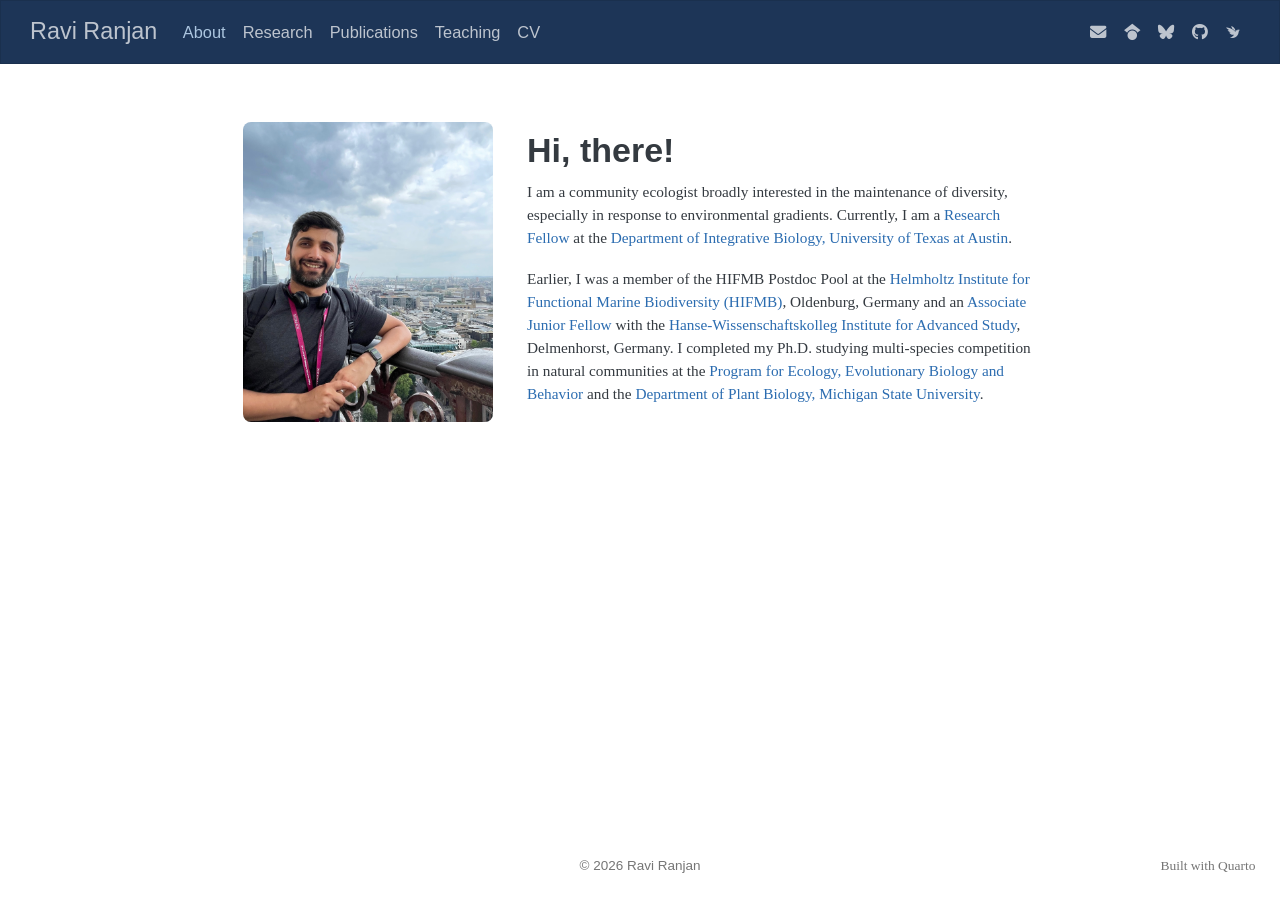
<file: index.html>
<!DOCTYPE html>
<html xmlns="http://www.w3.org/1999/xhtml" lang="en" xml:lang="en"><head>

<meta charset="utf-8">
<meta name="generator" content="quarto-1.5.57">

<meta name="viewport" content="width=device-width, initial-scale=1.0, user-scalable=yes">


<title>Ravi Ranjan</title>
<style>
code{white-space: pre-wrap;}
span.smallcaps{font-variant: small-caps;}
div.columns{display: flex; gap: min(4vw, 1.5em);}
div.column{flex: auto; overflow-x: auto;}
div.hanging-indent{margin-left: 1.5em; text-indent: -1.5em;}
ul.task-list{list-style: none;}
ul.task-list li input[type="checkbox"] {
  width: 0.8em;
  margin: 0 0.8em 0.2em -1em; /* quarto-specific, see https://github.com/quarto-dev/quarto-cli/issues/4556 */ 
  vertical-align: middle;
}
</style>


<script src="site_libs/quarto-nav/quarto-nav.js"></script>
<script src="site_libs/quarto-nav/headroom.min.js"></script>
<script src="site_libs/clipboard/clipboard.min.js"></script>
<script src="site_libs/quarto-html/quarto.js"></script>
<script src="site_libs/quarto-html/popper.min.js"></script>
<script src="site_libs/quarto-html/tippy.umd.min.js"></script>
<script src="site_libs/quarto-html/anchor.min.js"></script>
<link href="site_libs/quarto-html/tippy.css" rel="stylesheet">
<link href="site_libs/quarto-html/quarto-syntax-highlighting.css" rel="stylesheet" id="quarto-text-highlighting-styles">
<script src="site_libs/bootstrap/bootstrap.min.js"></script>
<link href="site_libs/bootstrap/bootstrap-icons.css" rel="stylesheet">
<link href="site_libs/bootstrap/bootstrap.min.css" rel="stylesheet" id="quarto-bootstrap" data-mode="light">
<link href="site_libs/quarto-contrib/fontawesome6-6.7.2/all.min.css" rel="stylesheet">
<link href="site_libs/quarto-contrib/fontawesome6-6.7.2/latex-fontsize.css" rel="stylesheet">
<link href="site_libs/quarto-contrib/academicons-1.9.4/all.css" rel="stylesheet">
<link href="site_libs/quarto-contrib/academicons-1.9.4/size.css" rel="stylesheet">
<script id="quarto-search-options" type="application/json">{
  "language": {
    "search-no-results-text": "No results",
    "search-matching-documents-text": "matching documents",
    "search-copy-link-title": "Copy link to search",
    "search-hide-matches-text": "Hide additional matches",
    "search-more-match-text": "more match in this document",
    "search-more-matches-text": "more matches in this document",
    "search-clear-button-title": "Clear",
    "search-text-placeholder": "",
    "search-detached-cancel-button-title": "Cancel",
    "search-submit-button-title": "Submit",
    "search-label": "Search"
  }
}</script>


<meta property="og:title" content="Ravi Ranjan">
<meta property="og:site_name" content="Ravi Ranjan">
</head>

<body class="nav-fixed fullcontent">

<div id="quarto-search-results"></div>
  <header id="quarto-header" class="headroom fixed-top">
    <nav class="navbar navbar-expand " data-bs-theme="dark">
      <div class="navbar-container container-fluid">
      <div class="navbar-brand-container mx-auto">
    <a class="navbar-brand" href="./index.html">
    <span class="navbar-title">Ravi Ranjan</span>
    </a>
  </div>
          <ul class="navbar-nav navbar-nav-scroll me-auto">
  <li class="nav-item">
    <a class="nav-link active" href="./index.html" aria-current="page"> 
<span class="menu-text">About</span></a>
  </li>  
  <li class="nav-item">
    <a class="nav-link" href="./research.html"> 
<span class="menu-text">Research</span></a>
  </li>  
  <li class="nav-item">
    <a class="nav-link" href="./publications.html"> 
<span class="menu-text">Publications</span></a>
  </li>  
  <li class="nav-item">
    <a class="nav-link" href="./teaching.html"> 
<span class="menu-text">Teaching</span></a>
  </li>  
  <li class="nav-item">
    <a class="nav-link" href="./cv.html"> 
<span class="menu-text">CV</span></a>
  </li>  
</ul>
          <ul class="navbar-nav navbar-nav-scroll ms-auto">
  <li class="nav-item">
    <a class="nav-link" href="mailto:ravi.ranjan@utexas.edu"> 
<span class="menu-text"><i class="fa-solid fa-envelope" aria-label="envelope"></i></span></a>
  </li>  
  <li class="nav-item">
    <a class="nav-link" href="https://scholar.google.com/citations?hl=en&amp;user=VPfJ8AsAAAAJ"> 
<span class="menu-text"><i class="fa-brands fa-google-scholar" aria-label="google-scholar"></i></span></a>
  </li>  
  <li class="nav-item">
    <a class="nav-link" href="https://bsky.app/profile/raviranjan.bsky.social"> 
<span class="menu-text"><i class="fa-brands fa-bluesky" aria-label="bluesky"></i></span></a>
  </li>  
  <li class="nav-item">
    <a class="nav-link" href="https://github.com/raviranjan545"> 
<span class="menu-text"><i class="fa-brands fa-github" aria-label="github"></i></span></a>
  </li>  
  <li class="nav-item">
    <a class="nav-link" href="https://www.inaturalist.org/people/ranjanravi"> 
<span class="menu-text"><i class="ai  ai-inaturalist" aria-label="inaturalist"></i></span></a>
  </li>  
</ul>
          <div class="quarto-navbar-tools">
</div>
      </div> <!-- /container-fluid -->
    </nav>
</header>
<!-- content -->
<div id="quarto-content" class="quarto-container page-columns page-rows-contents page-layout-article page-navbar">
<!-- sidebar -->
<!-- margin-sidebar -->
    
<!-- main -->
<main class="content" id="quarto-document-content">




<style>
/* Landing page overrides — scoped here so they survive Quarto's CSS pipeline */
.landing-text h1 {
  font-size: 2rem !important;
  font-weight: 700;
  line-height: 1.2;
  margin-top: 0;
  margin-bottom: 0.6rem;
}
.landing-text > p {
  font-size: 0.9rem;
  margin-bottom: 1.1rem;
}
</style>
<div class="landing-grid">
<div class="landing-photo">
<p><img src="img/profile.jpeg" class="img-fluid"></p>
</div>
<section id="hi-there" class="level1 landing-text">
<h1>Hi, there!</h1>
<p>I am a community ecologist broadly interested in the maintenance of diversity, especially in response to environmental gradients. Currently, I am a <a href="https://farriorlab.github.io/people.html">Research Fellow</a> at the <a href="https://integrativebio.utexas.edu">Department of Integrative Biology, University of Texas at Austin</a>.</p>
<p>Earlier, I was a member of the HIFMB Postdoc Pool at the <a href="https://hifmb.de">Helmholtz Institute for Functional Marine Biodiversity (HIFMB)</a>, Oldenburg, Germany and an <a href="https://hanse-ias.de/en/the-institute/projects/postdoc-program">Associate Junior Fellow</a> with the <a href="https://hanse-ias.de/en/">Hanse-Wissenschaftskolleg Institute for Advanced Study</a>, Delmenhorst, Germany. I completed my Ph.D.&nbsp;studying multi-species competition in natural communities at the <a href="https://eebb.natsci.msu.edu">Program for Ecology, Evolutionary Biology and Behavior</a> and the <a href="https://plantbiology.natsci.msu.edu/">Department of Plant Biology, Michigan State University</a>.</p>
</section>
</div>



</main> <!-- /main -->
<script id="quarto-html-after-body" type="application/javascript">
window.document.addEventListener("DOMContentLoaded", function (event) {
  const toggleBodyColorMode = (bsSheetEl) => {
    const mode = bsSheetEl.getAttribute("data-mode");
    const bodyEl = window.document.querySelector("body");
    if (mode === "dark") {
      bodyEl.classList.add("quarto-dark");
      bodyEl.classList.remove("quarto-light");
    } else {
      bodyEl.classList.add("quarto-light");
      bodyEl.classList.remove("quarto-dark");
    }
  }
  const toggleBodyColorPrimary = () => {
    const bsSheetEl = window.document.querySelector("link#quarto-bootstrap");
    if (bsSheetEl) {
      toggleBodyColorMode(bsSheetEl);
    }
  }
  toggleBodyColorPrimary();  
  const icon = "";
  const anchorJS = new window.AnchorJS();
  anchorJS.options = {
    placement: 'right',
    icon: icon
  };
  anchorJS.add('.anchored');
  const isCodeAnnotation = (el) => {
    for (const clz of el.classList) {
      if (clz.startsWith('code-annotation-')) {                     
        return true;
      }
    }
    return false;
  }
  const onCopySuccess = function(e) {
    // button target
    const button = e.trigger;
    // don't keep focus
    button.blur();
    // flash "checked"
    button.classList.add('code-copy-button-checked');
    var currentTitle = button.getAttribute("title");
    button.setAttribute("title", "Copied!");
    let tooltip;
    if (window.bootstrap) {
      button.setAttribute("data-bs-toggle", "tooltip");
      button.setAttribute("data-bs-placement", "left");
      button.setAttribute("data-bs-title", "Copied!");
      tooltip = new bootstrap.Tooltip(button, 
        { trigger: "manual", 
          customClass: "code-copy-button-tooltip",
          offset: [0, -8]});
      tooltip.show();    
    }
    setTimeout(function() {
      if (tooltip) {
        tooltip.hide();
        button.removeAttribute("data-bs-title");
        button.removeAttribute("data-bs-toggle");
        button.removeAttribute("data-bs-placement");
      }
      button.setAttribute("title", currentTitle);
      button.classList.remove('code-copy-button-checked');
    }, 1000);
    // clear code selection
    e.clearSelection();
  }
  const getTextToCopy = function(trigger) {
      const codeEl = trigger.previousElementSibling.cloneNode(true);
      for (const childEl of codeEl.children) {
        if (isCodeAnnotation(childEl)) {
          childEl.remove();
        }
      }
      return codeEl.innerText;
  }
  const clipboard = new window.ClipboardJS('.code-copy-button:not([data-in-quarto-modal])', {
    text: getTextToCopy
  });
  clipboard.on('success', onCopySuccess);
  if (window.document.getElementById('quarto-embedded-source-code-modal')) {
    // For code content inside modals, clipBoardJS needs to be initialized with a container option
    // TODO: Check when it could be a function (https://github.com/zenorocha/clipboard.js/issues/860)
    const clipboardModal = new window.ClipboardJS('.code-copy-button[data-in-quarto-modal]', {
      text: getTextToCopy,
      container: window.document.getElementById('quarto-embedded-source-code-modal')
    });
    clipboardModal.on('success', onCopySuccess);
  }
    var localhostRegex = new RegExp(/^(?:http|https):\/\/localhost\:?[0-9]*\//);
    var mailtoRegex = new RegExp(/^mailto:/);
      var filterRegex = new RegExp("https:\/\/www\.raviranjan\.net");
    var isInternal = (href) => {
        return filterRegex.test(href) || localhostRegex.test(href) || mailtoRegex.test(href);
    }
    // Inspect non-navigation links and adorn them if external
 	var links = window.document.querySelectorAll('a[href]:not(.nav-link):not(.navbar-brand):not(.toc-action):not(.sidebar-link):not(.sidebar-item-toggle):not(.pagination-link):not(.no-external):not([aria-hidden]):not(.dropdown-item):not(.quarto-navigation-tool):not(.about-link)');
    for (var i=0; i<links.length; i++) {
      const link = links[i];
      if (!isInternal(link.href)) {
        // undo the damage that might have been done by quarto-nav.js in the case of
        // links that we want to consider external
        if (link.dataset.originalHref !== undefined) {
          link.href = link.dataset.originalHref;
        }
          // target, if specified
          link.setAttribute("target", "_blank");
          if (link.getAttribute("rel") === null) {
            link.setAttribute("rel", "noopener");
          }
      }
    }
  function tippyHover(el, contentFn, onTriggerFn, onUntriggerFn) {
    const config = {
      allowHTML: true,
      maxWidth: 500,
      delay: 100,
      arrow: false,
      appendTo: function(el) {
          return el.parentElement;
      },
      interactive: true,
      interactiveBorder: 10,
      theme: 'quarto',
      placement: 'bottom-start',
    };
    if (contentFn) {
      config.content = contentFn;
    }
    if (onTriggerFn) {
      config.onTrigger = onTriggerFn;
    }
    if (onUntriggerFn) {
      config.onUntrigger = onUntriggerFn;
    }
    window.tippy(el, config); 
  }
  const noterefs = window.document.querySelectorAll('a[role="doc-noteref"]');
  for (var i=0; i<noterefs.length; i++) {
    const ref = noterefs[i];
    tippyHover(ref, function() {
      // use id or data attribute instead here
      let href = ref.getAttribute('data-footnote-href') || ref.getAttribute('href');
      try { href = new URL(href).hash; } catch {}
      const id = href.replace(/^#\/?/, "");
      const note = window.document.getElementById(id);
      if (note) {
        return note.innerHTML;
      } else {
        return "";
      }
    });
  }
  const xrefs = window.document.querySelectorAll('a.quarto-xref');
  const processXRef = (id, note) => {
    // Strip column container classes
    const stripColumnClz = (el) => {
      el.classList.remove("page-full", "page-columns");
      if (el.children) {
        for (const child of el.children) {
          stripColumnClz(child);
        }
      }
    }
    stripColumnClz(note)
    if (id === null || id.startsWith('sec-')) {
      // Special case sections, only their first couple elements
      const container = document.createElement("div");
      if (note.children && note.children.length > 2) {
        container.appendChild(note.children[0].cloneNode(true));
        for (let i = 1; i < note.children.length; i++) {
          const child = note.children[i];
          if (child.tagName === "P" && child.innerText === "") {
            continue;
          } else {
            container.appendChild(child.cloneNode(true));
            break;
          }
        }
        if (window.Quarto?.typesetMath) {
          window.Quarto.typesetMath(container);
        }
        return container.innerHTML
      } else {
        if (window.Quarto?.typesetMath) {
          window.Quarto.typesetMath(note);
        }
        return note.innerHTML;
      }
    } else {
      // Remove any anchor links if they are present
      const anchorLink = note.querySelector('a.anchorjs-link');
      if (anchorLink) {
        anchorLink.remove();
      }
      if (window.Quarto?.typesetMath) {
        window.Quarto.typesetMath(note);
      }
      // TODO in 1.5, we should make sure this works without a callout special case
      if (note.classList.contains("callout")) {
        return note.outerHTML;
      } else {
        return note.innerHTML;
      }
    }
  }
  for (var i=0; i<xrefs.length; i++) {
    const xref = xrefs[i];
    tippyHover(xref, undefined, function(instance) {
      instance.disable();
      let url = xref.getAttribute('href');
      let hash = undefined; 
      if (url.startsWith('#')) {
        hash = url;
      } else {
        try { hash = new URL(url).hash; } catch {}
      }
      if (hash) {
        const id = hash.replace(/^#\/?/, "");
        const note = window.document.getElementById(id);
        if (note !== null) {
          try {
            const html = processXRef(id, note.cloneNode(true));
            instance.setContent(html);
          } finally {
            instance.enable();
            instance.show();
          }
        } else {
          // See if we can fetch this
          fetch(url.split('#')[0])
          .then(res => res.text())
          .then(html => {
            const parser = new DOMParser();
            const htmlDoc = parser.parseFromString(html, "text/html");
            const note = htmlDoc.getElementById(id);
            if (note !== null) {
              const html = processXRef(id, note);
              instance.setContent(html);
            } 
          }).finally(() => {
            instance.enable();
            instance.show();
          });
        }
      } else {
        // See if we can fetch a full url (with no hash to target)
        // This is a special case and we should probably do some content thinning / targeting
        fetch(url)
        .then(res => res.text())
        .then(html => {
          const parser = new DOMParser();
          const htmlDoc = parser.parseFromString(html, "text/html");
          const note = htmlDoc.querySelector('main.content');
          if (note !== null) {
            // This should only happen for chapter cross references
            // (since there is no id in the URL)
            // remove the first header
            if (note.children.length > 0 && note.children[0].tagName === "HEADER") {
              note.children[0].remove();
            }
            const html = processXRef(null, note);
            instance.setContent(html);
          } 
        }).finally(() => {
          instance.enable();
          instance.show();
        });
      }
    }, function(instance) {
    });
  }
      let selectedAnnoteEl;
      const selectorForAnnotation = ( cell, annotation) => {
        let cellAttr = 'data-code-cell="' + cell + '"';
        let lineAttr = 'data-code-annotation="' +  annotation + '"';
        const selector = 'span[' + cellAttr + '][' + lineAttr + ']';
        return selector;
      }
      const selectCodeLines = (annoteEl) => {
        const doc = window.document;
        const targetCell = annoteEl.getAttribute("data-target-cell");
        const targetAnnotation = annoteEl.getAttribute("data-target-annotation");
        const annoteSpan = window.document.querySelector(selectorForAnnotation(targetCell, targetAnnotation));
        const lines = annoteSpan.getAttribute("data-code-lines").split(",");
        const lineIds = lines.map((line) => {
          return targetCell + "-" + line;
        })
        let top = null;
        let height = null;
        let parent = null;
        if (lineIds.length > 0) {
            //compute the position of the single el (top and bottom and make a div)
            const el = window.document.getElementById(lineIds[0]);
            top = el.offsetTop;
            height = el.offsetHeight;
            parent = el.parentElement.parentElement;
          if (lineIds.length > 1) {
            const lastEl = window.document.getElementById(lineIds[lineIds.length - 1]);
            const bottom = lastEl.offsetTop + lastEl.offsetHeight;
            height = bottom - top;
          }
          if (top !== null && height !== null && parent !== null) {
            // cook up a div (if necessary) and position it 
            let div = window.document.getElementById("code-annotation-line-highlight");
            if (div === null) {
              div = window.document.createElement("div");
              div.setAttribute("id", "code-annotation-line-highlight");
              div.style.position = 'absolute';
              parent.appendChild(div);
            }
            div.style.top = top - 2 + "px";
            div.style.height = height + 4 + "px";
            div.style.left = 0;
            let gutterDiv = window.document.getElementById("code-annotation-line-highlight-gutter");
            if (gutterDiv === null) {
              gutterDiv = window.document.createElement("div");
              gutterDiv.setAttribute("id", "code-annotation-line-highlight-gutter");
              gutterDiv.style.position = 'absolute';
              const codeCell = window.document.getElementById(targetCell);
              const gutter = codeCell.querySelector('.code-annotation-gutter');
              gutter.appendChild(gutterDiv);
            }
            gutterDiv.style.top = top - 2 + "px";
            gutterDiv.style.height = height + 4 + "px";
          }
          selectedAnnoteEl = annoteEl;
        }
      };
      const unselectCodeLines = () => {
        const elementsIds = ["code-annotation-line-highlight", "code-annotation-line-highlight-gutter"];
        elementsIds.forEach((elId) => {
          const div = window.document.getElementById(elId);
          if (div) {
            div.remove();
          }
        });
        selectedAnnoteEl = undefined;
      };
        // Handle positioning of the toggle
    window.addEventListener(
      "resize",
      throttle(() => {
        elRect = undefined;
        if (selectedAnnoteEl) {
          selectCodeLines(selectedAnnoteEl);
        }
      }, 10)
    );
    function throttle(fn, ms) {
    let throttle = false;
    let timer;
      return (...args) => {
        if(!throttle) { // first call gets through
            fn.apply(this, args);
            throttle = true;
        } else { // all the others get throttled
            if(timer) clearTimeout(timer); // cancel #2
            timer = setTimeout(() => {
              fn.apply(this, args);
              timer = throttle = false;
            }, ms);
        }
      };
    }
      // Attach click handler to the DT
      const annoteDls = window.document.querySelectorAll('dt[data-target-cell]');
      for (const annoteDlNode of annoteDls) {
        annoteDlNode.addEventListener('click', (event) => {
          const clickedEl = event.target;
          if (clickedEl !== selectedAnnoteEl) {
            unselectCodeLines();
            const activeEl = window.document.querySelector('dt[data-target-cell].code-annotation-active');
            if (activeEl) {
              activeEl.classList.remove('code-annotation-active');
            }
            selectCodeLines(clickedEl);
            clickedEl.classList.add('code-annotation-active');
          } else {
            // Unselect the line
            unselectCodeLines();
            clickedEl.classList.remove('code-annotation-active');
          }
        });
      }
  const findCites = (el) => {
    const parentEl = el.parentElement;
    if (parentEl) {
      const cites = parentEl.dataset.cites;
      if (cites) {
        return {
          el,
          cites: cites.split(' ')
        };
      } else {
        return findCites(el.parentElement)
      }
    } else {
      return undefined;
    }
  };
  var bibliorefs = window.document.querySelectorAll('a[role="doc-biblioref"]');
  for (var i=0; i<bibliorefs.length; i++) {
    const ref = bibliorefs[i];
    const citeInfo = findCites(ref);
    if (citeInfo) {
      tippyHover(citeInfo.el, function() {
        var popup = window.document.createElement('div');
        citeInfo.cites.forEach(function(cite) {
          var citeDiv = window.document.createElement('div');
          citeDiv.classList.add('hanging-indent');
          citeDiv.classList.add('csl-entry');
          var biblioDiv = window.document.getElementById('ref-' + cite);
          if (biblioDiv) {
            citeDiv.innerHTML = biblioDiv.innerHTML;
          }
          popup.appendChild(citeDiv);
        });
        return popup.innerHTML;
      });
    }
  }
});
</script>
</div> <!-- /content -->
<footer class="footer">
  <div class="nav-footer">
    <div class="nav-footer-left">
      &nbsp;
    </div>   
    <div class="nav-footer-center">
      <ul class="footer-items list-unstyled">
    <li class="nav-item">
 © 2026 Ravi Ranjan
  </li>  
</ul>
    </div>
    <div class="nav-footer-right">
      <ul class="footer-items list-unstyled">
    <li class="nav-item">
    <a class="nav-link" href="https://quarto.org">
<p>Built with Quarto</p>
</a>
  </li>  
</ul>
    </div>
  </div>
</footer>




</body></html>
</file>
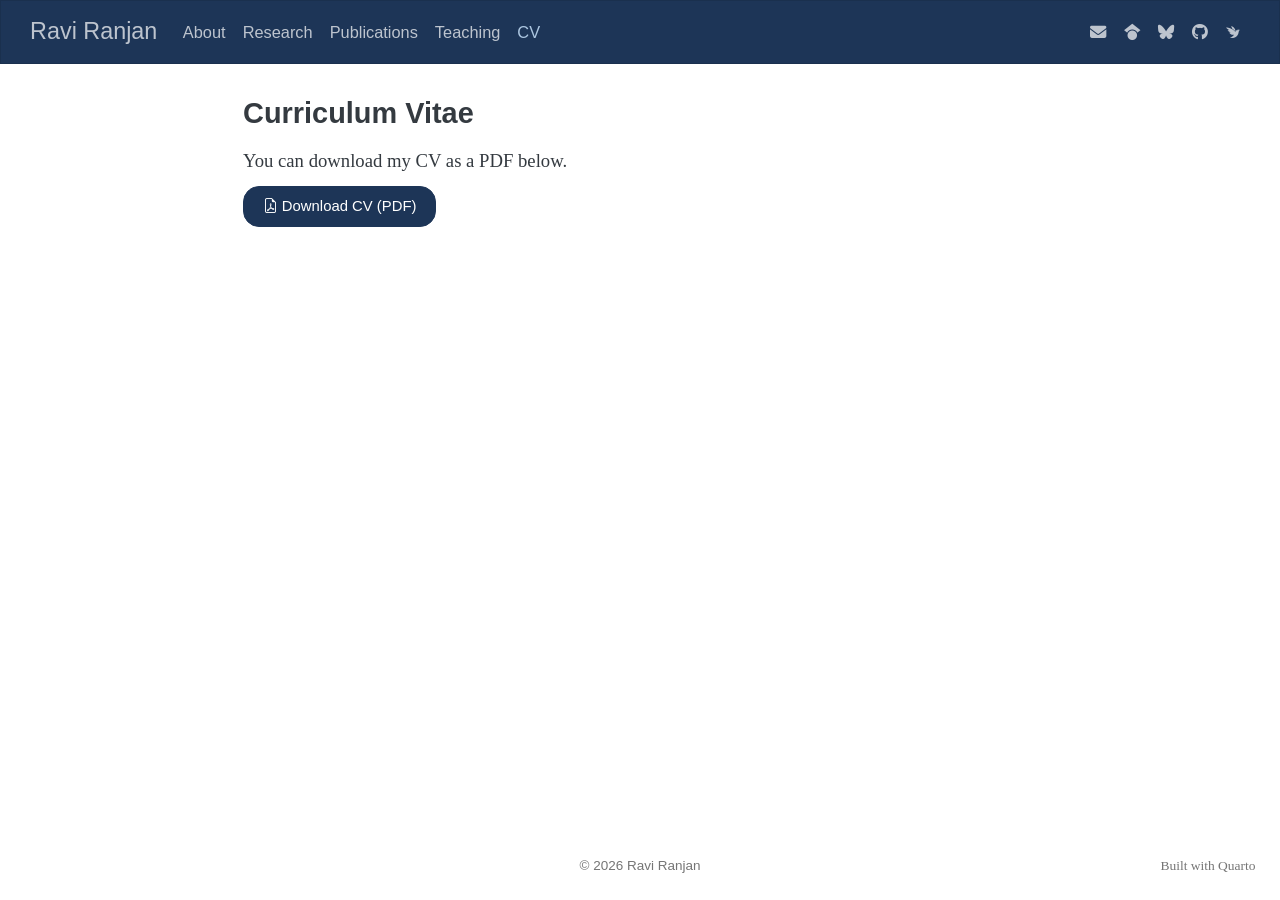
<file: cv.html>
<!DOCTYPE html>
<html xmlns="http://www.w3.org/1999/xhtml" lang="en" xml:lang="en"><head>

<meta charset="utf-8">
<meta name="generator" content="quarto-1.5.57">

<meta name="viewport" content="width=device-width, initial-scale=1.0, user-scalable=yes">


<title>Curriculum Vitae – Ravi Ranjan</title>
<style>
code{white-space: pre-wrap;}
span.smallcaps{font-variant: small-caps;}
div.columns{display: flex; gap: min(4vw, 1.5em);}
div.column{flex: auto; overflow-x: auto;}
div.hanging-indent{margin-left: 1.5em; text-indent: -1.5em;}
ul.task-list{list-style: none;}
ul.task-list li input[type="checkbox"] {
  width: 0.8em;
  margin: 0 0.8em 0.2em -1em; /* quarto-specific, see https://github.com/quarto-dev/quarto-cli/issues/4556 */ 
  vertical-align: middle;
}
</style>


<script src="site_libs/quarto-nav/quarto-nav.js"></script>
<script src="site_libs/quarto-nav/headroom.min.js"></script>
<script src="site_libs/clipboard/clipboard.min.js"></script>
<script src="site_libs/quarto-html/quarto.js"></script>
<script src="site_libs/quarto-html/popper.min.js"></script>
<script src="site_libs/quarto-html/tippy.umd.min.js"></script>
<script src="site_libs/quarto-html/anchor.min.js"></script>
<link href="site_libs/quarto-html/tippy.css" rel="stylesheet">
<link href="site_libs/quarto-html/quarto-syntax-highlighting.css" rel="stylesheet" id="quarto-text-highlighting-styles">
<script src="site_libs/bootstrap/bootstrap.min.js"></script>
<link href="site_libs/bootstrap/bootstrap-icons.css" rel="stylesheet">
<link href="site_libs/bootstrap/bootstrap.min.css" rel="stylesheet" id="quarto-bootstrap" data-mode="light">
<link href="site_libs/quarto-contrib/fontawesome6-6.7.2/all.min.css" rel="stylesheet">
<link href="site_libs/quarto-contrib/fontawesome6-6.7.2/latex-fontsize.css" rel="stylesheet">
<link href="site_libs/quarto-contrib/academicons-1.9.4/all.css" rel="stylesheet">
<link href="site_libs/quarto-contrib/academicons-1.9.4/size.css" rel="stylesheet">
<script id="quarto-search-options" type="application/json">{
  "language": {
    "search-no-results-text": "No results",
    "search-matching-documents-text": "matching documents",
    "search-copy-link-title": "Copy link to search",
    "search-hide-matches-text": "Hide additional matches",
    "search-more-match-text": "more match in this document",
    "search-more-matches-text": "more matches in this document",
    "search-clear-button-title": "Clear",
    "search-text-placeholder": "",
    "search-detached-cancel-button-title": "Cancel",
    "search-submit-button-title": "Submit",
    "search-label": "Search"
  }
}</script>


<meta property="og:title" content="Curriculum Vitae – Ravi Ranjan">
<meta property="og:description" content="Community ecologist studying the generation and maintenance of diversity.">
<meta property="og:site_name" content="Ravi Ranjan">
</head>

<body class="nav-fixed fullcontent">

<div id="quarto-search-results"></div>
  <header id="quarto-header" class="headroom fixed-top">
    <nav class="navbar navbar-expand " data-bs-theme="dark">
      <div class="navbar-container container-fluid">
      <div class="navbar-brand-container mx-auto">
    <a class="navbar-brand" href="./index.html">
    <span class="navbar-title">Ravi Ranjan</span>
    </a>
  </div>
          <ul class="navbar-nav navbar-nav-scroll me-auto">
  <li class="nav-item">
    <a class="nav-link" href="./index.html"> 
<span class="menu-text">About</span></a>
  </li>  
  <li class="nav-item">
    <a class="nav-link" href="./research.html"> 
<span class="menu-text">Research</span></a>
  </li>  
  <li class="nav-item">
    <a class="nav-link" href="./publications.html"> 
<span class="menu-text">Publications</span></a>
  </li>  
  <li class="nav-item">
    <a class="nav-link" href="./teaching.html"> 
<span class="menu-text">Teaching</span></a>
  </li>  
  <li class="nav-item">
    <a class="nav-link active" href="./cv.html" aria-current="page"> 
<span class="menu-text">CV</span></a>
  </li>  
</ul>
          <ul class="navbar-nav navbar-nav-scroll ms-auto">
  <li class="nav-item">
    <a class="nav-link" href="mailto:ravi.ranjan@utexas.edu"> 
<span class="menu-text"><i class="fa-solid fa-envelope" aria-label="envelope"></i></span></a>
  </li>  
  <li class="nav-item">
    <a class="nav-link" href="https://scholar.google.com/citations?hl=en&amp;user=VPfJ8AsAAAAJ"> 
<span class="menu-text"><i class="fa-brands fa-google-scholar" aria-label="google-scholar"></i></span></a>
  </li>  
  <li class="nav-item">
    <a class="nav-link" href="https://bsky.app/profile/raviranjan.bsky.social"> 
<span class="menu-text"><i class="fa-brands fa-bluesky" aria-label="bluesky"></i></span></a>
  </li>  
  <li class="nav-item">
    <a class="nav-link" href="https://github.com/raviranjan545"> 
<span class="menu-text"><i class="fa-brands fa-github" aria-label="github"></i></span></a>
  </li>  
  <li class="nav-item">
    <a class="nav-link" href="https://www.inaturalist.org/people/ranjanravi"> 
<span class="menu-text"><i class="ai  ai-inaturalist" aria-label="inaturalist"></i></span></a>
  </li>  
</ul>
          <div class="quarto-navbar-tools">
</div>
      </div> <!-- /container-fluid -->
    </nav>
</header>
<!-- content -->
<div id="quarto-content" class="quarto-container page-columns page-rows-contents page-layout-article page-navbar">
<!-- sidebar -->
<!-- margin-sidebar -->
    
<!-- main -->
<main class="content" id="quarto-document-content">

<header id="title-block-header" class="quarto-title-block default">
<div class="quarto-title">
<h1 class="title">Curriculum Vitae</h1>
</div>



<div class="quarto-title-meta">

    
  
    
  </div>
  


</header>


<p>You can download my CV as a PDF below.</p>
<p><a href="files/ravi_ranjan_cv.pdf" class="btn btn-primary" target="_blank"> <i class="bi bi-file-earmark-pdf"></i> Download CV (PDF) </a></p>
<!--
  To use this page:
  1. Place your CV PDF in the files/ folder
  2. Make sure the filename matches: files/ravi_ranjan_cv.pdf
     (or update the link above to match your filename)
-->



</main> <!-- /main -->
<script id="quarto-html-after-body" type="application/javascript">
window.document.addEventListener("DOMContentLoaded", function (event) {
  const toggleBodyColorMode = (bsSheetEl) => {
    const mode = bsSheetEl.getAttribute("data-mode");
    const bodyEl = window.document.querySelector("body");
    if (mode === "dark") {
      bodyEl.classList.add("quarto-dark");
      bodyEl.classList.remove("quarto-light");
    } else {
      bodyEl.classList.add("quarto-light");
      bodyEl.classList.remove("quarto-dark");
    }
  }
  const toggleBodyColorPrimary = () => {
    const bsSheetEl = window.document.querySelector("link#quarto-bootstrap");
    if (bsSheetEl) {
      toggleBodyColorMode(bsSheetEl);
    }
  }
  toggleBodyColorPrimary();  
  const icon = "";
  const anchorJS = new window.AnchorJS();
  anchorJS.options = {
    placement: 'right',
    icon: icon
  };
  anchorJS.add('.anchored');
  const isCodeAnnotation = (el) => {
    for (const clz of el.classList) {
      if (clz.startsWith('code-annotation-')) {                     
        return true;
      }
    }
    return false;
  }
  const onCopySuccess = function(e) {
    // button target
    const button = e.trigger;
    // don't keep focus
    button.blur();
    // flash "checked"
    button.classList.add('code-copy-button-checked');
    var currentTitle = button.getAttribute("title");
    button.setAttribute("title", "Copied!");
    let tooltip;
    if (window.bootstrap) {
      button.setAttribute("data-bs-toggle", "tooltip");
      button.setAttribute("data-bs-placement", "left");
      button.setAttribute("data-bs-title", "Copied!");
      tooltip = new bootstrap.Tooltip(button, 
        { trigger: "manual", 
          customClass: "code-copy-button-tooltip",
          offset: [0, -8]});
      tooltip.show();    
    }
    setTimeout(function() {
      if (tooltip) {
        tooltip.hide();
        button.removeAttribute("data-bs-title");
        button.removeAttribute("data-bs-toggle");
        button.removeAttribute("data-bs-placement");
      }
      button.setAttribute("title", currentTitle);
      button.classList.remove('code-copy-button-checked');
    }, 1000);
    // clear code selection
    e.clearSelection();
  }
  const getTextToCopy = function(trigger) {
      const codeEl = trigger.previousElementSibling.cloneNode(true);
      for (const childEl of codeEl.children) {
        if (isCodeAnnotation(childEl)) {
          childEl.remove();
        }
      }
      return codeEl.innerText;
  }
  const clipboard = new window.ClipboardJS('.code-copy-button:not([data-in-quarto-modal])', {
    text: getTextToCopy
  });
  clipboard.on('success', onCopySuccess);
  if (window.document.getElementById('quarto-embedded-source-code-modal')) {
    // For code content inside modals, clipBoardJS needs to be initialized with a container option
    // TODO: Check when it could be a function (https://github.com/zenorocha/clipboard.js/issues/860)
    const clipboardModal = new window.ClipboardJS('.code-copy-button[data-in-quarto-modal]', {
      text: getTextToCopy,
      container: window.document.getElementById('quarto-embedded-source-code-modal')
    });
    clipboardModal.on('success', onCopySuccess);
  }
    var localhostRegex = new RegExp(/^(?:http|https):\/\/localhost\:?[0-9]*\//);
    var mailtoRegex = new RegExp(/^mailto:/);
      var filterRegex = new RegExp("https:\/\/www\.raviranjan\.net");
    var isInternal = (href) => {
        return filterRegex.test(href) || localhostRegex.test(href) || mailtoRegex.test(href);
    }
    // Inspect non-navigation links and adorn them if external
 	var links = window.document.querySelectorAll('a[href]:not(.nav-link):not(.navbar-brand):not(.toc-action):not(.sidebar-link):not(.sidebar-item-toggle):not(.pagination-link):not(.no-external):not([aria-hidden]):not(.dropdown-item):not(.quarto-navigation-tool):not(.about-link)');
    for (var i=0; i<links.length; i++) {
      const link = links[i];
      if (!isInternal(link.href)) {
        // undo the damage that might have been done by quarto-nav.js in the case of
        // links that we want to consider external
        if (link.dataset.originalHref !== undefined) {
          link.href = link.dataset.originalHref;
        }
          // target, if specified
          link.setAttribute("target", "_blank");
          if (link.getAttribute("rel") === null) {
            link.setAttribute("rel", "noopener");
          }
      }
    }
  function tippyHover(el, contentFn, onTriggerFn, onUntriggerFn) {
    const config = {
      allowHTML: true,
      maxWidth: 500,
      delay: 100,
      arrow: false,
      appendTo: function(el) {
          return el.parentElement;
      },
      interactive: true,
      interactiveBorder: 10,
      theme: 'quarto',
      placement: 'bottom-start',
    };
    if (contentFn) {
      config.content = contentFn;
    }
    if (onTriggerFn) {
      config.onTrigger = onTriggerFn;
    }
    if (onUntriggerFn) {
      config.onUntrigger = onUntriggerFn;
    }
    window.tippy(el, config); 
  }
  const noterefs = window.document.querySelectorAll('a[role="doc-noteref"]');
  for (var i=0; i<noterefs.length; i++) {
    const ref = noterefs[i];
    tippyHover(ref, function() {
      // use id or data attribute instead here
      let href = ref.getAttribute('data-footnote-href') || ref.getAttribute('href');
      try { href = new URL(href).hash; } catch {}
      const id = href.replace(/^#\/?/, "");
      const note = window.document.getElementById(id);
      if (note) {
        return note.innerHTML;
      } else {
        return "";
      }
    });
  }
  const xrefs = window.document.querySelectorAll('a.quarto-xref');
  const processXRef = (id, note) => {
    // Strip column container classes
    const stripColumnClz = (el) => {
      el.classList.remove("page-full", "page-columns");
      if (el.children) {
        for (const child of el.children) {
          stripColumnClz(child);
        }
      }
    }
    stripColumnClz(note)
    if (id === null || id.startsWith('sec-')) {
      // Special case sections, only their first couple elements
      const container = document.createElement("div");
      if (note.children && note.children.length > 2) {
        container.appendChild(note.children[0].cloneNode(true));
        for (let i = 1; i < note.children.length; i++) {
          const child = note.children[i];
          if (child.tagName === "P" && child.innerText === "") {
            continue;
          } else {
            container.appendChild(child.cloneNode(true));
            break;
          }
        }
        if (window.Quarto?.typesetMath) {
          window.Quarto.typesetMath(container);
        }
        return container.innerHTML
      } else {
        if (window.Quarto?.typesetMath) {
          window.Quarto.typesetMath(note);
        }
        return note.innerHTML;
      }
    } else {
      // Remove any anchor links if they are present
      const anchorLink = note.querySelector('a.anchorjs-link');
      if (anchorLink) {
        anchorLink.remove();
      }
      if (window.Quarto?.typesetMath) {
        window.Quarto.typesetMath(note);
      }
      // TODO in 1.5, we should make sure this works without a callout special case
      if (note.classList.contains("callout")) {
        return note.outerHTML;
      } else {
        return note.innerHTML;
      }
    }
  }
  for (var i=0; i<xrefs.length; i++) {
    const xref = xrefs[i];
    tippyHover(xref, undefined, function(instance) {
      instance.disable();
      let url = xref.getAttribute('href');
      let hash = undefined; 
      if (url.startsWith('#')) {
        hash = url;
      } else {
        try { hash = new URL(url).hash; } catch {}
      }
      if (hash) {
        const id = hash.replace(/^#\/?/, "");
        const note = window.document.getElementById(id);
        if (note !== null) {
          try {
            const html = processXRef(id, note.cloneNode(true));
            instance.setContent(html);
          } finally {
            instance.enable();
            instance.show();
          }
        } else {
          // See if we can fetch this
          fetch(url.split('#')[0])
          .then(res => res.text())
          .then(html => {
            const parser = new DOMParser();
            const htmlDoc = parser.parseFromString(html, "text/html");
            const note = htmlDoc.getElementById(id);
            if (note !== null) {
              const html = processXRef(id, note);
              instance.setContent(html);
            } 
          }).finally(() => {
            instance.enable();
            instance.show();
          });
        }
      } else {
        // See if we can fetch a full url (with no hash to target)
        // This is a special case and we should probably do some content thinning / targeting
        fetch(url)
        .then(res => res.text())
        .then(html => {
          const parser = new DOMParser();
          const htmlDoc = parser.parseFromString(html, "text/html");
          const note = htmlDoc.querySelector('main.content');
          if (note !== null) {
            // This should only happen for chapter cross references
            // (since there is no id in the URL)
            // remove the first header
            if (note.children.length > 0 && note.children[0].tagName === "HEADER") {
              note.children[0].remove();
            }
            const html = processXRef(null, note);
            instance.setContent(html);
          } 
        }).finally(() => {
          instance.enable();
          instance.show();
        });
      }
    }, function(instance) {
    });
  }
      let selectedAnnoteEl;
      const selectorForAnnotation = ( cell, annotation) => {
        let cellAttr = 'data-code-cell="' + cell + '"';
        let lineAttr = 'data-code-annotation="' +  annotation + '"';
        const selector = 'span[' + cellAttr + '][' + lineAttr + ']';
        return selector;
      }
      const selectCodeLines = (annoteEl) => {
        const doc = window.document;
        const targetCell = annoteEl.getAttribute("data-target-cell");
        const targetAnnotation = annoteEl.getAttribute("data-target-annotation");
        const annoteSpan = window.document.querySelector(selectorForAnnotation(targetCell, targetAnnotation));
        const lines = annoteSpan.getAttribute("data-code-lines").split(",");
        const lineIds = lines.map((line) => {
          return targetCell + "-" + line;
        })
        let top = null;
        let height = null;
        let parent = null;
        if (lineIds.length > 0) {
            //compute the position of the single el (top and bottom and make a div)
            const el = window.document.getElementById(lineIds[0]);
            top = el.offsetTop;
            height = el.offsetHeight;
            parent = el.parentElement.parentElement;
          if (lineIds.length > 1) {
            const lastEl = window.document.getElementById(lineIds[lineIds.length - 1]);
            const bottom = lastEl.offsetTop + lastEl.offsetHeight;
            height = bottom - top;
          }
          if (top !== null && height !== null && parent !== null) {
            // cook up a div (if necessary) and position it 
            let div = window.document.getElementById("code-annotation-line-highlight");
            if (div === null) {
              div = window.document.createElement("div");
              div.setAttribute("id", "code-annotation-line-highlight");
              div.style.position = 'absolute';
              parent.appendChild(div);
            }
            div.style.top = top - 2 + "px";
            div.style.height = height + 4 + "px";
            div.style.left = 0;
            let gutterDiv = window.document.getElementById("code-annotation-line-highlight-gutter");
            if (gutterDiv === null) {
              gutterDiv = window.document.createElement("div");
              gutterDiv.setAttribute("id", "code-annotation-line-highlight-gutter");
              gutterDiv.style.position = 'absolute';
              const codeCell = window.document.getElementById(targetCell);
              const gutter = codeCell.querySelector('.code-annotation-gutter');
              gutter.appendChild(gutterDiv);
            }
            gutterDiv.style.top = top - 2 + "px";
            gutterDiv.style.height = height + 4 + "px";
          }
          selectedAnnoteEl = annoteEl;
        }
      };
      const unselectCodeLines = () => {
        const elementsIds = ["code-annotation-line-highlight", "code-annotation-line-highlight-gutter"];
        elementsIds.forEach((elId) => {
          const div = window.document.getElementById(elId);
          if (div) {
            div.remove();
          }
        });
        selectedAnnoteEl = undefined;
      };
        // Handle positioning of the toggle
    window.addEventListener(
      "resize",
      throttle(() => {
        elRect = undefined;
        if (selectedAnnoteEl) {
          selectCodeLines(selectedAnnoteEl);
        }
      }, 10)
    );
    function throttle(fn, ms) {
    let throttle = false;
    let timer;
      return (...args) => {
        if(!throttle) { // first call gets through
            fn.apply(this, args);
            throttle = true;
        } else { // all the others get throttled
            if(timer) clearTimeout(timer); // cancel #2
            timer = setTimeout(() => {
              fn.apply(this, args);
              timer = throttle = false;
            }, ms);
        }
      };
    }
      // Attach click handler to the DT
      const annoteDls = window.document.querySelectorAll('dt[data-target-cell]');
      for (const annoteDlNode of annoteDls) {
        annoteDlNode.addEventListener('click', (event) => {
          const clickedEl = event.target;
          if (clickedEl !== selectedAnnoteEl) {
            unselectCodeLines();
            const activeEl = window.document.querySelector('dt[data-target-cell].code-annotation-active');
            if (activeEl) {
              activeEl.classList.remove('code-annotation-active');
            }
            selectCodeLines(clickedEl);
            clickedEl.classList.add('code-annotation-active');
          } else {
            // Unselect the line
            unselectCodeLines();
            clickedEl.classList.remove('code-annotation-active');
          }
        });
      }
  const findCites = (el) => {
    const parentEl = el.parentElement;
    if (parentEl) {
      const cites = parentEl.dataset.cites;
      if (cites) {
        return {
          el,
          cites: cites.split(' ')
        };
      } else {
        return findCites(el.parentElement)
      }
    } else {
      return undefined;
    }
  };
  var bibliorefs = window.document.querySelectorAll('a[role="doc-biblioref"]');
  for (var i=0; i<bibliorefs.length; i++) {
    const ref = bibliorefs[i];
    const citeInfo = findCites(ref);
    if (citeInfo) {
      tippyHover(citeInfo.el, function() {
        var popup = window.document.createElement('div');
        citeInfo.cites.forEach(function(cite) {
          var citeDiv = window.document.createElement('div');
          citeDiv.classList.add('hanging-indent');
          citeDiv.classList.add('csl-entry');
          var biblioDiv = window.document.getElementById('ref-' + cite);
          if (biblioDiv) {
            citeDiv.innerHTML = biblioDiv.innerHTML;
          }
          popup.appendChild(citeDiv);
        });
        return popup.innerHTML;
      });
    }
  }
});
</script>
</div> <!-- /content -->
<footer class="footer">
  <div class="nav-footer">
    <div class="nav-footer-left">
      &nbsp;
    </div>   
    <div class="nav-footer-center">
      <ul class="footer-items list-unstyled">
    <li class="nav-item">
 © 2026 Ravi Ranjan
  </li>  
</ul>
    </div>
    <div class="nav-footer-right">
      <ul class="footer-items list-unstyled">
    <li class="nav-item">
    <a class="nav-link" href="https://quarto.org">
<p>Built with Quarto</p>
</a>
  </li>  
</ul>
    </div>
  </div>
</footer>




</body></html>
</file>
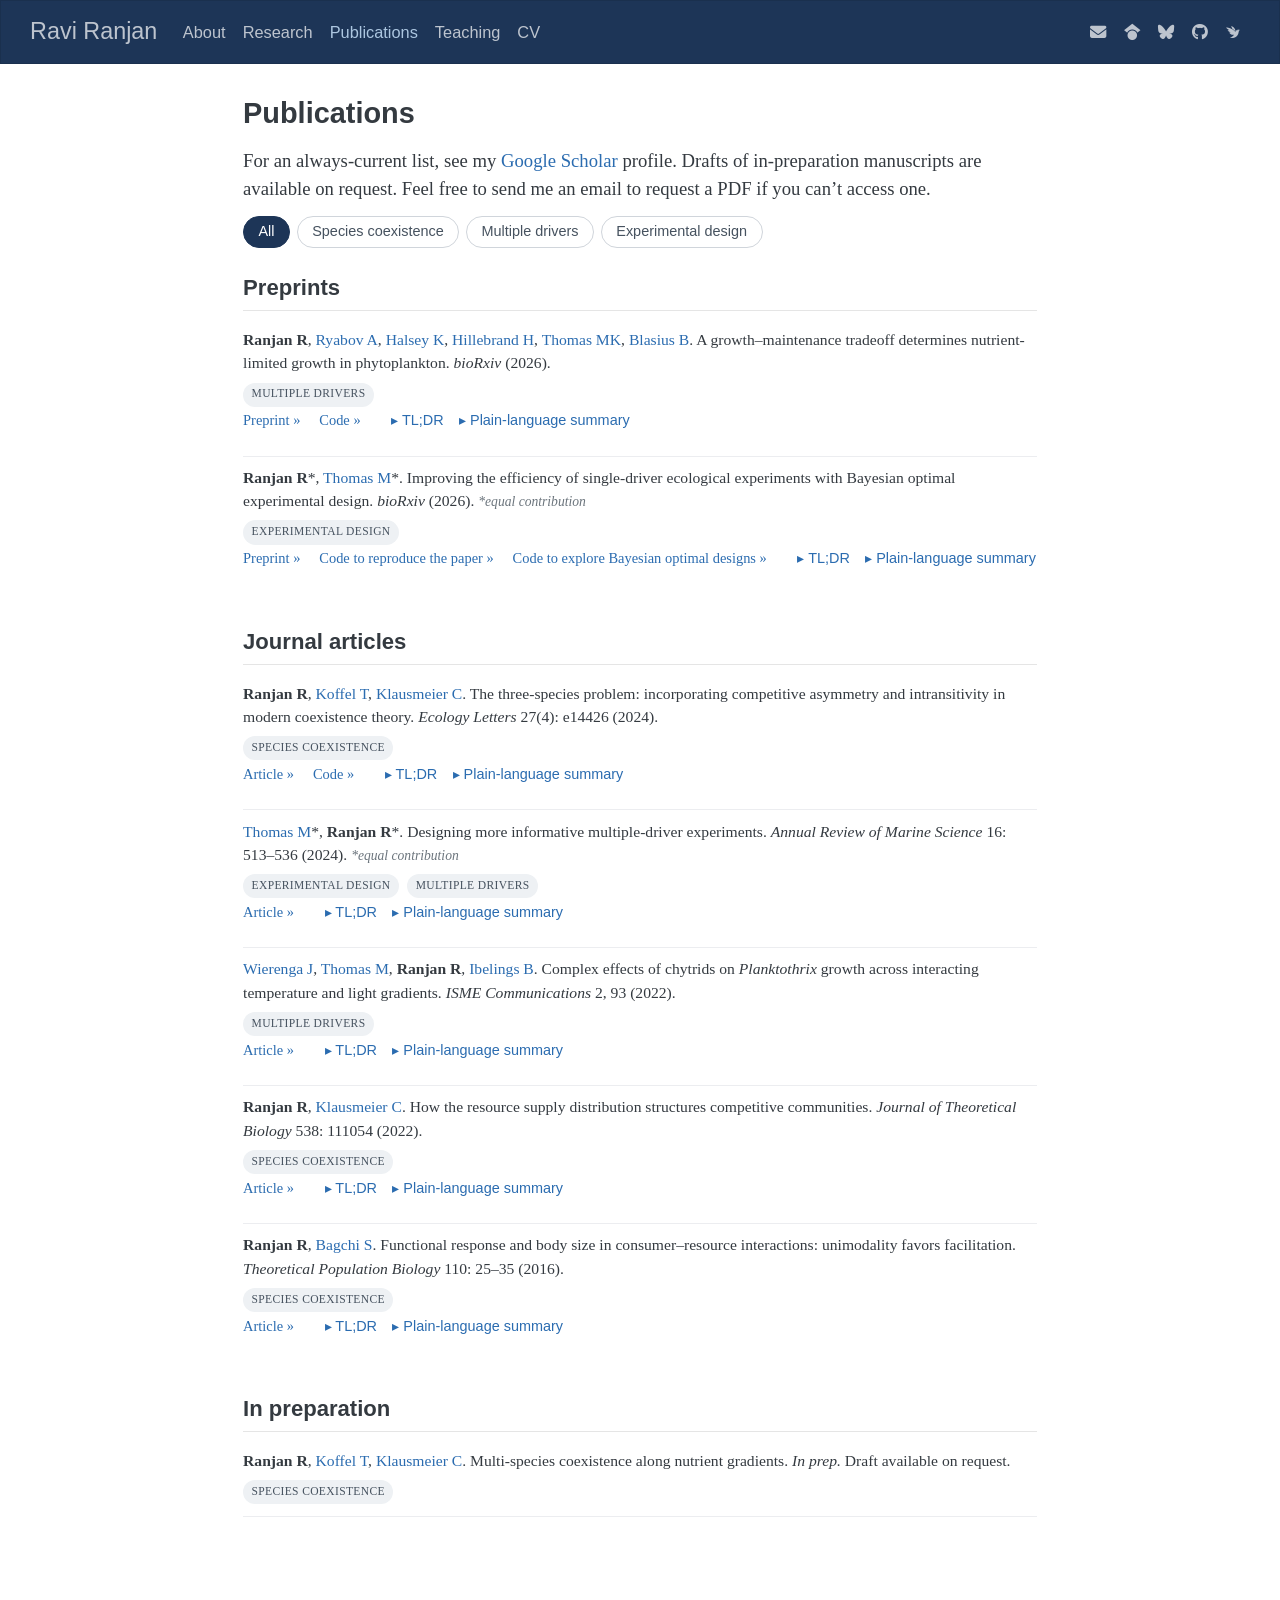
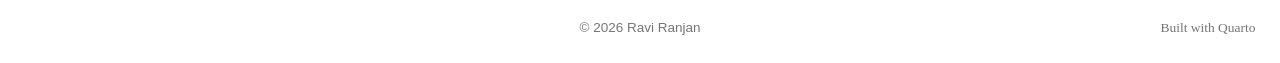
<file: publications.html>
<!DOCTYPE html>
<html xmlns="http://www.w3.org/1999/xhtml" lang="en" xml:lang="en"><head>

<meta charset="utf-8">
<meta name="generator" content="quarto-1.5.57">

<meta name="viewport" content="width=device-width, initial-scale=1.0, user-scalable=yes">


<title>Publications – Ravi Ranjan</title>
<style>
code{white-space: pre-wrap;}
span.smallcaps{font-variant: small-caps;}
div.columns{display: flex; gap: min(4vw, 1.5em);}
div.column{flex: auto; overflow-x: auto;}
div.hanging-indent{margin-left: 1.5em; text-indent: -1.5em;}
ul.task-list{list-style: none;}
ul.task-list li input[type="checkbox"] {
  width: 0.8em;
  margin: 0 0.8em 0.2em -1em; /* quarto-specific, see https://github.com/quarto-dev/quarto-cli/issues/4556 */ 
  vertical-align: middle;
}
</style>


<script src="site_libs/quarto-nav/quarto-nav.js"></script>
<script src="site_libs/quarto-nav/headroom.min.js"></script>
<script src="site_libs/clipboard/clipboard.min.js"></script>
<script src="site_libs/quarto-html/quarto.js"></script>
<script src="site_libs/quarto-html/popper.min.js"></script>
<script src="site_libs/quarto-html/tippy.umd.min.js"></script>
<script src="site_libs/quarto-html/anchor.min.js"></script>
<link href="site_libs/quarto-html/tippy.css" rel="stylesheet">
<link href="site_libs/quarto-html/quarto-syntax-highlighting.css" rel="stylesheet" id="quarto-text-highlighting-styles">
<script src="site_libs/bootstrap/bootstrap.min.js"></script>
<link href="site_libs/bootstrap/bootstrap-icons.css" rel="stylesheet">
<link href="site_libs/bootstrap/bootstrap.min.css" rel="stylesheet" id="quarto-bootstrap" data-mode="light">
<link href="site_libs/quarto-contrib/fontawesome6-6.7.2/all.min.css" rel="stylesheet">
<link href="site_libs/quarto-contrib/fontawesome6-6.7.2/latex-fontsize.css" rel="stylesheet">
<link href="site_libs/quarto-contrib/academicons-1.9.4/all.css" rel="stylesheet">
<link href="site_libs/quarto-contrib/academicons-1.9.4/size.css" rel="stylesheet">
<script id="quarto-search-options" type="application/json">{
  "language": {
    "search-no-results-text": "No results",
    "search-matching-documents-text": "matching documents",
    "search-copy-link-title": "Copy link to search",
    "search-hide-matches-text": "Hide additional matches",
    "search-more-match-text": "more match in this document",
    "search-more-matches-text": "more matches in this document",
    "search-clear-button-title": "Clear",
    "search-text-placeholder": "",
    "search-detached-cancel-button-title": "Cancel",
    "search-submit-button-title": "Submit",
    "search-label": "Search"
  }
}</script>


<meta property="og:title" content="Publications – Ravi Ranjan">
<meta property="og:description" content="Community ecologist studying the generation and maintenance of diversity.">
<meta property="og:site_name" content="Ravi Ranjan">
</head>

<body class="nav-fixed fullcontent">

<div id="quarto-search-results"></div>
  <header id="quarto-header" class="headroom fixed-top">
    <nav class="navbar navbar-expand " data-bs-theme="dark">
      <div class="navbar-container container-fluid">
      <div class="navbar-brand-container mx-auto">
    <a class="navbar-brand" href="./index.html">
    <span class="navbar-title">Ravi Ranjan</span>
    </a>
  </div>
          <ul class="navbar-nav navbar-nav-scroll me-auto">
  <li class="nav-item">
    <a class="nav-link" href="./index.html"> 
<span class="menu-text">About</span></a>
  </li>  
  <li class="nav-item">
    <a class="nav-link" href="./research.html"> 
<span class="menu-text">Research</span></a>
  </li>  
  <li class="nav-item">
    <a class="nav-link active" href="./publications.html" aria-current="page"> 
<span class="menu-text">Publications</span></a>
  </li>  
  <li class="nav-item">
    <a class="nav-link" href="./teaching.html"> 
<span class="menu-text">Teaching</span></a>
  </li>  
  <li class="nav-item">
    <a class="nav-link" href="./cv.html"> 
<span class="menu-text">CV</span></a>
  </li>  
</ul>
          <ul class="navbar-nav navbar-nav-scroll ms-auto">
  <li class="nav-item">
    <a class="nav-link" href="mailto:ravi.ranjan@utexas.edu"> 
<span class="menu-text"><i class="fa-solid fa-envelope" aria-label="envelope"></i></span></a>
  </li>  
  <li class="nav-item">
    <a class="nav-link" href="https://scholar.google.com/citations?hl=en&amp;user=VPfJ8AsAAAAJ"> 
<span class="menu-text"><i class="fa-brands fa-google-scholar" aria-label="google-scholar"></i></span></a>
  </li>  
  <li class="nav-item">
    <a class="nav-link" href="https://bsky.app/profile/raviranjan.bsky.social"> 
<span class="menu-text"><i class="fa-brands fa-bluesky" aria-label="bluesky"></i></span></a>
  </li>  
  <li class="nav-item">
    <a class="nav-link" href="https://github.com/raviranjan545"> 
<span class="menu-text"><i class="fa-brands fa-github" aria-label="github"></i></span></a>
  </li>  
  <li class="nav-item">
    <a class="nav-link" href="https://www.inaturalist.org/people/ranjanravi"> 
<span class="menu-text"><i class="ai  ai-inaturalist" aria-label="inaturalist"></i></span></a>
  </li>  
</ul>
          <div class="quarto-navbar-tools">
</div>
      </div> <!-- /container-fluid -->
    </nav>
</header>
<!-- content -->
<div id="quarto-content" class="quarto-container page-columns page-rows-contents page-layout-article page-navbar">
<!-- sidebar -->
<!-- margin-sidebar -->
    
<!-- main -->
<main class="content" id="quarto-document-content">

<header id="title-block-header" class="quarto-title-block default">
<div class="quarto-title">
<h1 class="title">Publications</h1>
</div>



<div class="quarto-title-meta">

    
  
    
  </div>
  


</header>


<p>For an always-current list, see my <a href="https://scholar.google.com/citations?hl=en&amp;user=VPfJ8AsAAAAJ">Google Scholar</a> profile. Drafts of in-preparation manuscripts are available on request. Feel free to send me an email to request a PDF if you can’t access one.</p>
<div class="pub-filter">
<button class="pub-filter-btn active" data-filter="__all__">All</button>
<button class="pub-filter-btn" data-filter="Species coexistence">Species coexistence</button>
<button class="pub-filter-btn" data-filter="Multiple drivers">Multiple drivers</button>
<button class="pub-filter-btn" data-filter="Experimental design">Experimental design</button>
</div>
<section id="preprints" class="level2">
<h2 class="anchored" data-anchor-id="preprints">Preprints</h2>
<div class="pub-item" data-categories="phytoplankton">
<p><strong>Ranjan R</strong>, <a href="https://scholar.google.com/citations?user=Dd4l-QEAAAAJ&amp;hl=en&amp;authuser=1">Ryabov A</a>, <a href="https://microbiology.oregonstate.edu/directory/kimberly-h-halsey">Halsey K</a>, <a href="https://hifmb.de/people/helmut-hillebrand/">Hillebrand H</a>, <a href="https://www.mridulkthomas.com/">Thomas MK</a>, <a href="https://www.berndblasius.de">Blasius B</a>. A growth–maintenance tradeoff determines nutrient-limited growth in phytoplankton. <em>bioRxiv</em> (2026).</p>
<div class="pub-cats">
<p><span class="pub-cat">Multiple drivers</span></p>
</div>
<div class="pub-actions">
<p><a href="https://doi.org/10.64898/2026.06.01.729340" target="_blank" rel="noopener">Preprint »</a> <a href="https://github.com/raviranjan545/Carbon_Budget_Model" target="_blank" rel="noopener">Code »</a></p>
<details>
<summary>
TL;DR
</summary>
<div class="pub-reveal">
<p>Nutrient-limited growth in phytoplankton reflects a tradeoff between carbon and nitrogen acquisition.</p>
</div>
</details>
<details>
<summary>
Plain-language summary
</summary>
<div class="pub-reveal">
<p>Phytoplankton form the base of aquatic food webs and pull large amounts of carbon out of the atmosphere. We show that a tradeoff determines their growth rate when nutrients are scarce: carbon and nitrogen spent on population growth cannot also be spent on the basic upkeep of staying alive. Building this tradeoff into our models explains physiological allocations of carbon and nitrogen as measured in lab experiments.</p>
</div>
</details>
</div>
</div>
<div class="pub-item" data-categories="experimental-design">
<p><strong>Ranjan R</strong>*, <a href="https://www.mridulkthomas.com/">Thomas M</a>*. Improving the efficiency of single-driver ecological experiments with Bayesian optimal experimental design. <em>bioRxiv</em> (2026). <span class="pub-note">*equal contribution</span></p>
<div class="pub-cats">
<p><span class="pub-cat">Experimental design</span></p>
</div>
<div class="pub-actions">
<p><a href="https://doi.org/10.64898/2026.05.28.728579" target="_blank" rel="noopener">Preprint »</a> <a href="https://github.com/raviranjan545/boed-paper-reproduction" target="_blank" rel="noopener">Code to reproduce the paper »</a> <a href="https://github.com/raviranjan545/boed-calculation" target="_blank" rel="noopener">Code to explore Bayesian optimal designs »</a></p>
<details>
<summary>
TL;DR
</summary>
<div class="pub-reveal">
<p>Bayesian optimal experimental designs are better than commonly used uniform designs for common single-driver ecological experiments for parameter estimation and predictive ability.</p>
</div>
</details>
<details>
<summary>
Plain-language summary
</summary>
<div class="pub-reveal">
<p>Ecological experiments are expensive, so it matters where you place your measurements. We use a statistical method called Bayesian optimal experimental design to choose the most informative measurement points in advance. We show that Bayesian optimal designs outperform commonly used uniform designs in estimating parameters and predicting growth. This lets researchers learn more about how an environmental driver affects organisms without running larger or costlier experiments.</p>
</div>
</details>
</div>
</div>
</section>
<section id="journal-articles" class="level2">
<h2 class="anchored" data-anchor-id="journal-articles">Journal articles</h2>
<div class="pub-item" data-categories="coexistence theory">
<p><strong>Ranjan R</strong>, <a href="https://thomaskoffel.wordpress.com/">Koffel T</a>, <a href="https://www.kbs.msu.edu/kbs-people/faculty/christopher-klausmeier/">Klausmeier C</a>. The three-species problem: incorporating competitive asymmetry and intransitivity in modern coexistence theory. <em>Ecology Letters</em> 27(4): e14426 (2024).</p>
<div class="pub-cats">
<p><span class="pub-cat">Species coexistence</span></p>
</div>
<div class="pub-actions">
<p><a href="https://doi.org/10.1111/ele.14426" target="_blank" rel="noopener">Article »</a> <a href="https://github.com/cklausme/lv3" target="_blank" rel="noopener">Code »</a></p>
<details>
<summary>
TL;DR
</summary>
<div class="pub-reveal">
<p>We mapped all the outcomes of three-species Lotka-Volterra competition in terms of two existing pairwise Modern Coexistence Theory (MCT) metrics (niche overlap and fitness differences) and a new triplet-only metric called cyclic asymmetry.</p>
</div>
</details>
<details>
<summary>
Plain-language summary
</summary>
<div class="pub-reveal">
<p>Classic ecological theory about competition is built mostly on pairs of species. We studied trios and thoroughly documented all possible competition outcomes. We showed that pair-based ecological theory cannot explain some three-species competition outcomes. We then plugged this gap by building additional theory relevant to three-species competition. This helps explain the diversity we see in real communities.</p>
</div>
</details>
</div>
</div>
<div class="pub-item" data-categories="experimental-design">
<p><a href="https://www.mridulkthomas.com/">Thomas M</a>*, <strong>Ranjan R</strong>*. Designing more informative multiple-driver experiments. <em>Annual Review of Marine Science</em> 16: 513–536 (2024). <span class="pub-note">*equal contribution</span></p>
<div class="pub-cats">
<p><span class="pub-cat">Experimental design</span> <span class="pub-cat">Multiple drivers</span></p>
</div>
<div class="pub-actions">
<p><a href="https://www.annualreviews.org/doi/full/10.1146/annurev-marine-041823-095913" target="_blank" rel="noopener">Article »</a></p>
<details>
<summary>
TL;DR
</summary>
<div class="pub-reveal">
<p>Recommendations for designing experiments that reveal how multiple environmental drivers interact including a statistical framework new to ecology.</p>
</div>
</details>
<details>
<summary>
Plain-language summary
</summary>
<div class="pub-reveal">
<p>In nature, marine species rarely face just one stressor — temperature, light and nutrients change all at once. Experiments testing how these drivers combine and interact are large and expensive, therefore are rarely done. We recommend how to design experiments that reveal how several drivers interact, rather than testing them one at a time. Better designs mean clearer answers about how ecosystems respond to global change.</p>
</div>
</details>
</div>
</div>
<div class="pub-item" data-categories="phytoplankton">
<p><a href="https://www.regenerativematerialecologies.com/joren-wierenga">Wierenga J</a>, <a href="https://www.mridulkthomas.com/">Thomas M</a>, <strong>Ranjan R</strong>, <a href="https://www.unige.ch/meco/en/equipe/bastiaan-ibelings">Ibelings B</a>. Complex effects of chytrids on <em>Planktothrix</em> growth across interacting temperature and light gradients. <em>ISME Communications</em> 2, 93 (2022).</p>
<div class="pub-cats">
<p><span class="pub-cat">Multiple drivers</span></p>
</div>
<div class="pub-actions">
<p><a href="https://www.nature.com/articles/s43705-022-00178-5" target="_blank" rel="noopener">Article »</a></p>
<details>
<summary>
TL;DR
</summary>
<div class="pub-reveal">
<p>Using an experiment and a mathematical model exploring the temperature and light dependence of host-parasite dynamics, we show that the reason why the toxic bloom-forming cyanobacterium <em>P. rubescens</em> is mainly found in the relatively cold and dark lake metalimnion might be to avoid its chytrid parasite.</p>
</div>
</details>
<details>
<summary>
Plain-language summary
</summary>
<div class="pub-reveal">
<p>Cyanobacteria (often called blue-green algae) can be attacked by fungal parasites called chytrids. We found that the effect of these parasites on algal growth is not fixed — it changes depending on the combination of temperature and light. The toxic cyanobacterium <em>P. rubescens</em> is usually only found in the dark, cold middle layer of a lake. We show that this could be because the cyanomacterium can avoid the parasite there. Predicting parasite impacts therefore requires considering the whole environment, not one factor at a time.</p>
</div>
</details>
</div>
</div>
<div class="pub-item" data-categories="coexistence theory">
<p><strong>Ranjan R</strong>, <a href="https://www.kbs.msu.edu/kbs-people/faculty/christopher-klausmeier/">Klausmeier C</a>. How the resource supply distribution structures competitive communities. <em>Journal of Theoretical Biology</em> 538: 111054 (2022).</p>
<div class="pub-cats">
<p><span class="pub-cat">Species coexistence</span></p>
</div>
<div class="pub-actions">
<p><a href="https://www.sciencedirect.com/science/article/pii/S0022519322000522" target="_blank" rel="noopener">Article »</a></p>
<details>
<summary>
TL;DR
</summary>
<div class="pub-reveal">
<p>The shape of the resource-supply distribution, not just its level, determines the traits of the competing species that survive.</p>
</div>
</details>
<details>
<summary>
Plain-language summary
</summary>
<div class="pub-reveal">
<p>Which species win in competition depends on the resources available. We show that the way the resource supply is spread out among resources of different types decides which competitors can coexist and what their traits are. This reframes how we think about competition in variable environments.</p>
</div>
</details>
</div>
</div>
<div class="pub-item" data-categories="consumer-resource theory">
<p><strong>Ranjan R</strong>, <a href="https://sumantabagchi.weebly.com/">Bagchi S</a>. Functional response and body size in consumer–resource interactions: unimodality favors facilitation. <em>Theoretical Population Biology</em> 110: 25–35 (2016).</p>
<div class="pub-cats">
<p><span class="pub-cat">Species coexistence</span></p>
</div>
<div class="pub-actions">
<p><a href="https://www.sciencedirect.com/science/article/pii/S0040580916300041" target="_blank" rel="noopener">Article »</a></p>
<details>
<summary>
TL;DR
</summary>
<div class="pub-reveal">
<p>When consumer functional responses are unimodal, the interaction between two competitors can shift from competition to facilitation.</p>
</div>
</details>
<details>
<summary>
Plain-language summary
</summary>
<div class="pub-reveal">
<p>When two consumer species compete for the same resource, classic ecological theory usually predict that one drives the other extinct. However, this prediction is made under the assumption that more resource concentration will lead to more consumption of the resource by a consumer. Sometimes, too much resource can become toxic and can lead to lesser consumption by the consumer. Under these conditions, the two competitors can actually help each other persist. This reveals a previously unknown route to coexistence.</p>
</div>
</details>
</div>
</div>
</section>
<section id="in-preparation" class="level2">
<h2 class="anchored" data-anchor-id="in-preparation">In preparation</h2>
<div class="pub-item" data-categories="coexistence theory">
<p><strong>Ranjan R</strong>, <a href="https://thomaskoffel.wordpress.com/">Koffel T</a>, <a href="https://www.kbs.msu.edu/kbs-people/faculty/christopher-klausmeier/">Klausmeier C</a>. Multi-species coexistence along nutrient gradients. <em>In prep.</em> Draft available on request.</p>
<div class="pub-cats">
<p><span class="pub-cat">Species coexistence</span></p>
</div>
</div>
<script>
document.addEventListener('DOMContentLoaded', function () {
  var buttons  = Array.prototype.slice.call(document.querySelectorAll('.pub-filter-btn'));
  var items    = Array.prototype.slice.call(document.querySelectorAll('.pub-item'));
  var sections = Array.prototype.slice.call(document.querySelectorAll('section.level2'));

  // Read each paper's categories from its pills
  items.forEach(function (item) {
    item._cats = Array.prototype.slice
      .call(item.querySelectorAll('.pub-cat'))
      .map(function (c) { return c.textContent.trim(); });
  });

  function apply(filter) {
    items.forEach(function (item) {
      var show = (filter === '__all__') || (item._cats.indexOf(filter) !== -1);
      item.style.display = show ? '' : 'none';
    });
    // Hide a section heading when none of its papers are visible
    sections.forEach(function (sec) {
      var secItems = sec.querySelectorAll('.pub-item');
      if (secItems.length === 0) return;
      var anyVisible = false;
      Array.prototype.forEach.call(secItems, function (it) {
        if (it.style.display !== 'none') anyVisible = true;
      });
      sec.style.display = anyVisible ? '' : 'none';
    });
  }

  buttons.forEach(function (btn) {
    btn.addEventListener('click', function () {
      buttons.forEach(function (b) { b.classList.remove('active'); });
      btn.classList.add('active');
      apply(btn.getAttribute('data-filter'));
    });
  });
});
</script>


</section>

</main> <!-- /main -->
<script id="quarto-html-after-body" type="application/javascript">
window.document.addEventListener("DOMContentLoaded", function (event) {
  const toggleBodyColorMode = (bsSheetEl) => {
    const mode = bsSheetEl.getAttribute("data-mode");
    const bodyEl = window.document.querySelector("body");
    if (mode === "dark") {
      bodyEl.classList.add("quarto-dark");
      bodyEl.classList.remove("quarto-light");
    } else {
      bodyEl.classList.add("quarto-light");
      bodyEl.classList.remove("quarto-dark");
    }
  }
  const toggleBodyColorPrimary = () => {
    const bsSheetEl = window.document.querySelector("link#quarto-bootstrap");
    if (bsSheetEl) {
      toggleBodyColorMode(bsSheetEl);
    }
  }
  toggleBodyColorPrimary();  
  const icon = "";
  const anchorJS = new window.AnchorJS();
  anchorJS.options = {
    placement: 'right',
    icon: icon
  };
  anchorJS.add('.anchored');
  const isCodeAnnotation = (el) => {
    for (const clz of el.classList) {
      if (clz.startsWith('code-annotation-')) {                     
        return true;
      }
    }
    return false;
  }
  const onCopySuccess = function(e) {
    // button target
    const button = e.trigger;
    // don't keep focus
    button.blur();
    // flash "checked"
    button.classList.add('code-copy-button-checked');
    var currentTitle = button.getAttribute("title");
    button.setAttribute("title", "Copied!");
    let tooltip;
    if (window.bootstrap) {
      button.setAttribute("data-bs-toggle", "tooltip");
      button.setAttribute("data-bs-placement", "left");
      button.setAttribute("data-bs-title", "Copied!");
      tooltip = new bootstrap.Tooltip(button, 
        { trigger: "manual", 
          customClass: "code-copy-button-tooltip",
          offset: [0, -8]});
      tooltip.show();    
    }
    setTimeout(function() {
      if (tooltip) {
        tooltip.hide();
        button.removeAttribute("data-bs-title");
        button.removeAttribute("data-bs-toggle");
        button.removeAttribute("data-bs-placement");
      }
      button.setAttribute("title", currentTitle);
      button.classList.remove('code-copy-button-checked');
    }, 1000);
    // clear code selection
    e.clearSelection();
  }
  const getTextToCopy = function(trigger) {
      const codeEl = trigger.previousElementSibling.cloneNode(true);
      for (const childEl of codeEl.children) {
        if (isCodeAnnotation(childEl)) {
          childEl.remove();
        }
      }
      return codeEl.innerText;
  }
  const clipboard = new window.ClipboardJS('.code-copy-button:not([data-in-quarto-modal])', {
    text: getTextToCopy
  });
  clipboard.on('success', onCopySuccess);
  if (window.document.getElementById('quarto-embedded-source-code-modal')) {
    // For code content inside modals, clipBoardJS needs to be initialized with a container option
    // TODO: Check when it could be a function (https://github.com/zenorocha/clipboard.js/issues/860)
    const clipboardModal = new window.ClipboardJS('.code-copy-button[data-in-quarto-modal]', {
      text: getTextToCopy,
      container: window.document.getElementById('quarto-embedded-source-code-modal')
    });
    clipboardModal.on('success', onCopySuccess);
  }
    var localhostRegex = new RegExp(/^(?:http|https):\/\/localhost\:?[0-9]*\//);
    var mailtoRegex = new RegExp(/^mailto:/);
      var filterRegex = new RegExp("https:\/\/www\.raviranjan\.net");
    var isInternal = (href) => {
        return filterRegex.test(href) || localhostRegex.test(href) || mailtoRegex.test(href);
    }
    // Inspect non-navigation links and adorn them if external
 	var links = window.document.querySelectorAll('a[href]:not(.nav-link):not(.navbar-brand):not(.toc-action):not(.sidebar-link):not(.sidebar-item-toggle):not(.pagination-link):not(.no-external):not([aria-hidden]):not(.dropdown-item):not(.quarto-navigation-tool):not(.about-link)');
    for (var i=0; i<links.length; i++) {
      const link = links[i];
      if (!isInternal(link.href)) {
        // undo the damage that might have been done by quarto-nav.js in the case of
        // links that we want to consider external
        if (link.dataset.originalHref !== undefined) {
          link.href = link.dataset.originalHref;
        }
          // target, if specified
          link.setAttribute("target", "_blank");
          if (link.getAttribute("rel") === null) {
            link.setAttribute("rel", "noopener");
          }
      }
    }
  function tippyHover(el, contentFn, onTriggerFn, onUntriggerFn) {
    const config = {
      allowHTML: true,
      maxWidth: 500,
      delay: 100,
      arrow: false,
      appendTo: function(el) {
          return el.parentElement;
      },
      interactive: true,
      interactiveBorder: 10,
      theme: 'quarto',
      placement: 'bottom-start',
    };
    if (contentFn) {
      config.content = contentFn;
    }
    if (onTriggerFn) {
      config.onTrigger = onTriggerFn;
    }
    if (onUntriggerFn) {
      config.onUntrigger = onUntriggerFn;
    }
    window.tippy(el, config); 
  }
  const noterefs = window.document.querySelectorAll('a[role="doc-noteref"]');
  for (var i=0; i<noterefs.length; i++) {
    const ref = noterefs[i];
    tippyHover(ref, function() {
      // use id or data attribute instead here
      let href = ref.getAttribute('data-footnote-href') || ref.getAttribute('href');
      try { href = new URL(href).hash; } catch {}
      const id = href.replace(/^#\/?/, "");
      const note = window.document.getElementById(id);
      if (note) {
        return note.innerHTML;
      } else {
        return "";
      }
    });
  }
  const xrefs = window.document.querySelectorAll('a.quarto-xref');
  const processXRef = (id, note) => {
    // Strip column container classes
    const stripColumnClz = (el) => {
      el.classList.remove("page-full", "page-columns");
      if (el.children) {
        for (const child of el.children) {
          stripColumnClz(child);
        }
      }
    }
    stripColumnClz(note)
    if (id === null || id.startsWith('sec-')) {
      // Special case sections, only their first couple elements
      const container = document.createElement("div");
      if (note.children && note.children.length > 2) {
        container.appendChild(note.children[0].cloneNode(true));
        for (let i = 1; i < note.children.length; i++) {
          const child = note.children[i];
          if (child.tagName === "P" && child.innerText === "") {
            continue;
          } else {
            container.appendChild(child.cloneNode(true));
            break;
          }
        }
        if (window.Quarto?.typesetMath) {
          window.Quarto.typesetMath(container);
        }
        return container.innerHTML
      } else {
        if (window.Quarto?.typesetMath) {
          window.Quarto.typesetMath(note);
        }
        return note.innerHTML;
      }
    } else {
      // Remove any anchor links if they are present
      const anchorLink = note.querySelector('a.anchorjs-link');
      if (anchorLink) {
        anchorLink.remove();
      }
      if (window.Quarto?.typesetMath) {
        window.Quarto.typesetMath(note);
      }
      // TODO in 1.5, we should make sure this works without a callout special case
      if (note.classList.contains("callout")) {
        return note.outerHTML;
      } else {
        return note.innerHTML;
      }
    }
  }
  for (var i=0; i<xrefs.length; i++) {
    const xref = xrefs[i];
    tippyHover(xref, undefined, function(instance) {
      instance.disable();
      let url = xref.getAttribute('href');
      let hash = undefined; 
      if (url.startsWith('#')) {
        hash = url;
      } else {
        try { hash = new URL(url).hash; } catch {}
      }
      if (hash) {
        const id = hash.replace(/^#\/?/, "");
        const note = window.document.getElementById(id);
        if (note !== null) {
          try {
            const html = processXRef(id, note.cloneNode(true));
            instance.setContent(html);
          } finally {
            instance.enable();
            instance.show();
          }
        } else {
          // See if we can fetch this
          fetch(url.split('#')[0])
          .then(res => res.text())
          .then(html => {
            const parser = new DOMParser();
            const htmlDoc = parser.parseFromString(html, "text/html");
            const note = htmlDoc.getElementById(id);
            if (note !== null) {
              const html = processXRef(id, note);
              instance.setContent(html);
            } 
          }).finally(() => {
            instance.enable();
            instance.show();
          });
        }
      } else {
        // See if we can fetch a full url (with no hash to target)
        // This is a special case and we should probably do some content thinning / targeting
        fetch(url)
        .then(res => res.text())
        .then(html => {
          const parser = new DOMParser();
          const htmlDoc = parser.parseFromString(html, "text/html");
          const note = htmlDoc.querySelector('main.content');
          if (note !== null) {
            // This should only happen for chapter cross references
            // (since there is no id in the URL)
            // remove the first header
            if (note.children.length > 0 && note.children[0].tagName === "HEADER") {
              note.children[0].remove();
            }
            const html = processXRef(null, note);
            instance.setContent(html);
          } 
        }).finally(() => {
          instance.enable();
          instance.show();
        });
      }
    }, function(instance) {
    });
  }
      let selectedAnnoteEl;
      const selectorForAnnotation = ( cell, annotation) => {
        let cellAttr = 'data-code-cell="' + cell + '"';
        let lineAttr = 'data-code-annotation="' +  annotation + '"';
        const selector = 'span[' + cellAttr + '][' + lineAttr + ']';
        return selector;
      }
      const selectCodeLines = (annoteEl) => {
        const doc = window.document;
        const targetCell = annoteEl.getAttribute("data-target-cell");
        const targetAnnotation = annoteEl.getAttribute("data-target-annotation");
        const annoteSpan = window.document.querySelector(selectorForAnnotation(targetCell, targetAnnotation));
        const lines = annoteSpan.getAttribute("data-code-lines").split(",");
        const lineIds = lines.map((line) => {
          return targetCell + "-" + line;
        })
        let top = null;
        let height = null;
        let parent = null;
        if (lineIds.length > 0) {
            //compute the position of the single el (top and bottom and make a div)
            const el = window.document.getElementById(lineIds[0]);
            top = el.offsetTop;
            height = el.offsetHeight;
            parent = el.parentElement.parentElement;
          if (lineIds.length > 1) {
            const lastEl = window.document.getElementById(lineIds[lineIds.length - 1]);
            const bottom = lastEl.offsetTop + lastEl.offsetHeight;
            height = bottom - top;
          }
          if (top !== null && height !== null && parent !== null) {
            // cook up a div (if necessary) and position it 
            let div = window.document.getElementById("code-annotation-line-highlight");
            if (div === null) {
              div = window.document.createElement("div");
              div.setAttribute("id", "code-annotation-line-highlight");
              div.style.position = 'absolute';
              parent.appendChild(div);
            }
            div.style.top = top - 2 + "px";
            div.style.height = height + 4 + "px";
            div.style.left = 0;
            let gutterDiv = window.document.getElementById("code-annotation-line-highlight-gutter");
            if (gutterDiv === null) {
              gutterDiv = window.document.createElement("div");
              gutterDiv.setAttribute("id", "code-annotation-line-highlight-gutter");
              gutterDiv.style.position = 'absolute';
              const codeCell = window.document.getElementById(targetCell);
              const gutter = codeCell.querySelector('.code-annotation-gutter');
              gutter.appendChild(gutterDiv);
            }
            gutterDiv.style.top = top - 2 + "px";
            gutterDiv.style.height = height + 4 + "px";
          }
          selectedAnnoteEl = annoteEl;
        }
      };
      const unselectCodeLines = () => {
        const elementsIds = ["code-annotation-line-highlight", "code-annotation-line-highlight-gutter"];
        elementsIds.forEach((elId) => {
          const div = window.document.getElementById(elId);
          if (div) {
            div.remove();
          }
        });
        selectedAnnoteEl = undefined;
      };
        // Handle positioning of the toggle
    window.addEventListener(
      "resize",
      throttle(() => {
        elRect = undefined;
        if (selectedAnnoteEl) {
          selectCodeLines(selectedAnnoteEl);
        }
      }, 10)
    );
    function throttle(fn, ms) {
    let throttle = false;
    let timer;
      return (...args) => {
        if(!throttle) { // first call gets through
            fn.apply(this, args);
            throttle = true;
        } else { // all the others get throttled
            if(timer) clearTimeout(timer); // cancel #2
            timer = setTimeout(() => {
              fn.apply(this, args);
              timer = throttle = false;
            }, ms);
        }
      };
    }
      // Attach click handler to the DT
      const annoteDls = window.document.querySelectorAll('dt[data-target-cell]');
      for (const annoteDlNode of annoteDls) {
        annoteDlNode.addEventListener('click', (event) => {
          const clickedEl = event.target;
          if (clickedEl !== selectedAnnoteEl) {
            unselectCodeLines();
            const activeEl = window.document.querySelector('dt[data-target-cell].code-annotation-active');
            if (activeEl) {
              activeEl.classList.remove('code-annotation-active');
            }
            selectCodeLines(clickedEl);
            clickedEl.classList.add('code-annotation-active');
          } else {
            // Unselect the line
            unselectCodeLines();
            clickedEl.classList.remove('code-annotation-active');
          }
        });
      }
  const findCites = (el) => {
    const parentEl = el.parentElement;
    if (parentEl) {
      const cites = parentEl.dataset.cites;
      if (cites) {
        return {
          el,
          cites: cites.split(' ')
        };
      } else {
        return findCites(el.parentElement)
      }
    } else {
      return undefined;
    }
  };
  var bibliorefs = window.document.querySelectorAll('a[role="doc-biblioref"]');
  for (var i=0; i<bibliorefs.length; i++) {
    const ref = bibliorefs[i];
    const citeInfo = findCites(ref);
    if (citeInfo) {
      tippyHover(citeInfo.el, function() {
        var popup = window.document.createElement('div');
        citeInfo.cites.forEach(function(cite) {
          var citeDiv = window.document.createElement('div');
          citeDiv.classList.add('hanging-indent');
          citeDiv.classList.add('csl-entry');
          var biblioDiv = window.document.getElementById('ref-' + cite);
          if (biblioDiv) {
            citeDiv.innerHTML = biblioDiv.innerHTML;
          }
          popup.appendChild(citeDiv);
        });
        return popup.innerHTML;
      });
    }
  }
});
</script>
</div> <!-- /content -->
<footer class="footer">
  <div class="nav-footer">
    <div class="nav-footer-left">
      &nbsp;
    </div>   
    <div class="nav-footer-center">
      <ul class="footer-items list-unstyled">
    <li class="nav-item">
 © 2026 Ravi Ranjan
  </li>  
</ul>
    </div>
    <div class="nav-footer-right">
      <ul class="footer-items list-unstyled">
    <li class="nav-item">
    <a class="nav-link" href="https://quarto.org">
<p>Built with Quarto</p>
</a>
  </li>  
</ul>
    </div>
  </div>
</footer>




</body></html>
</file>
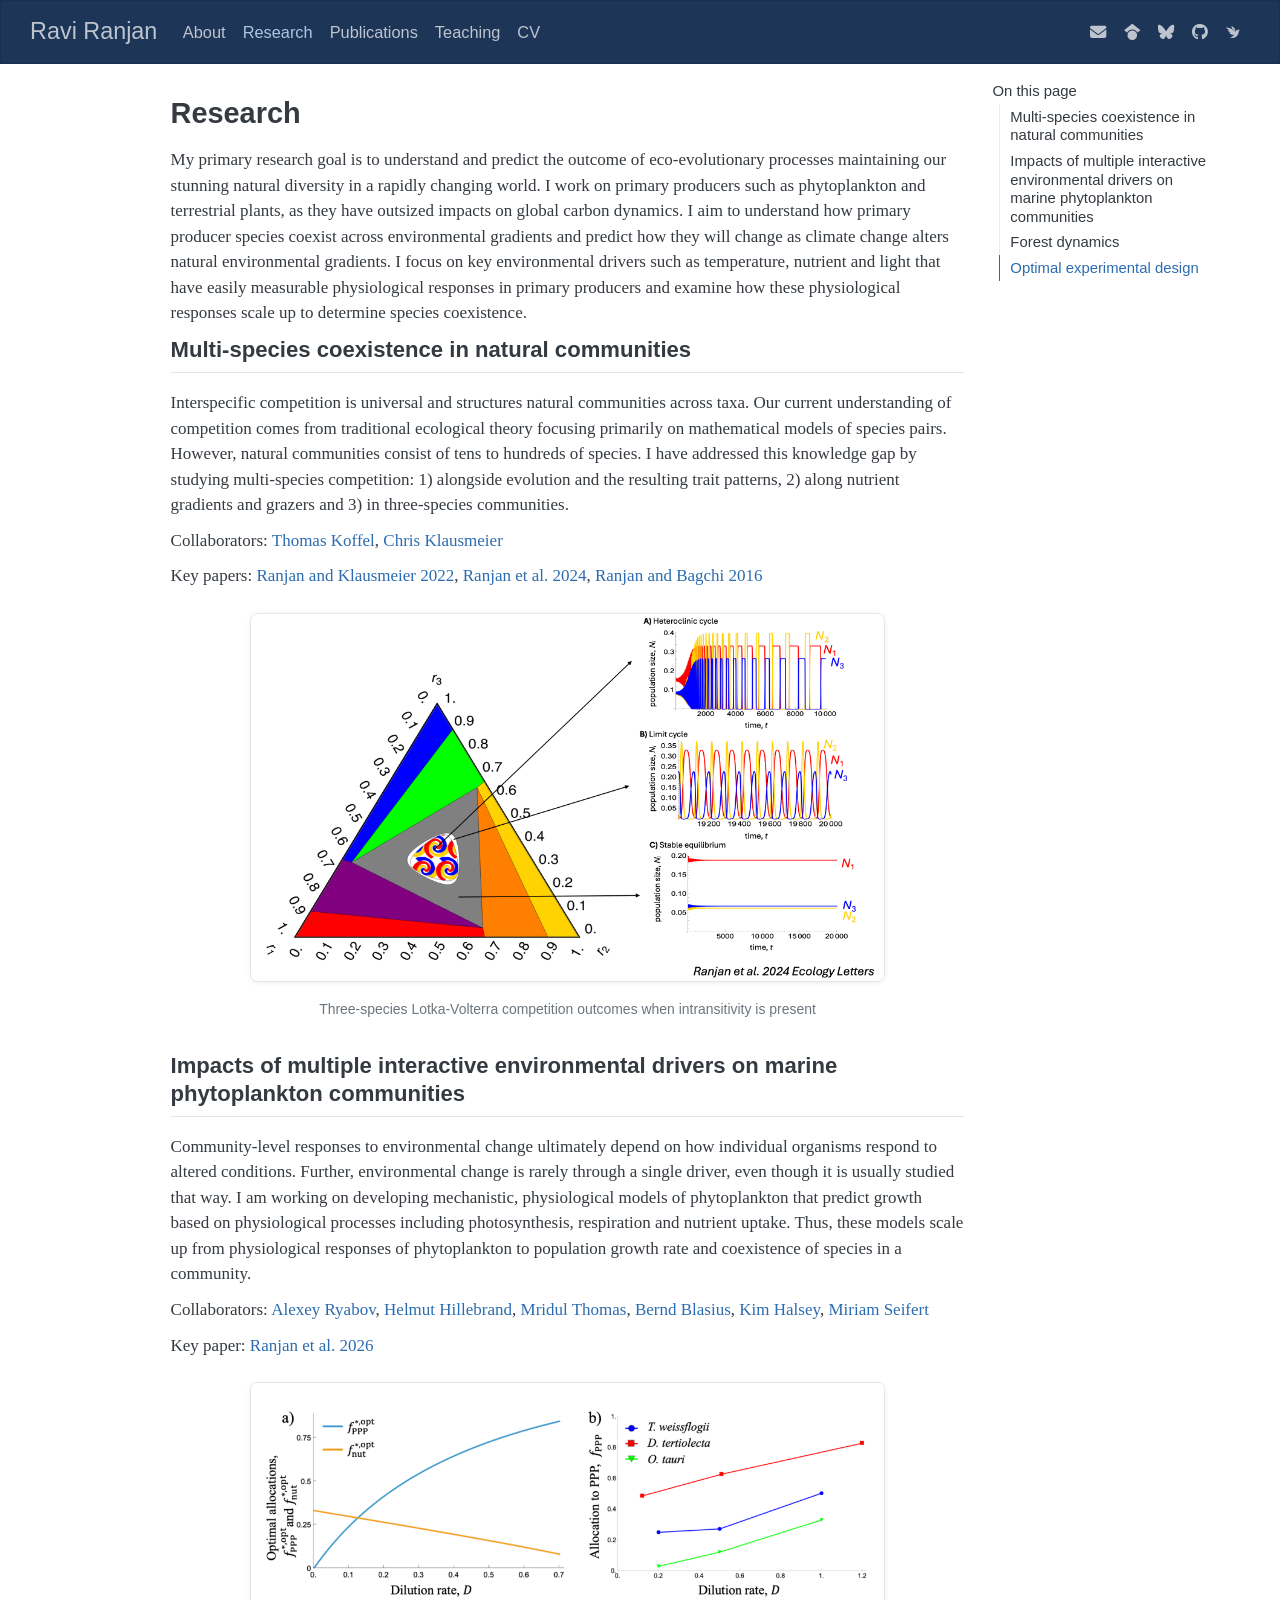
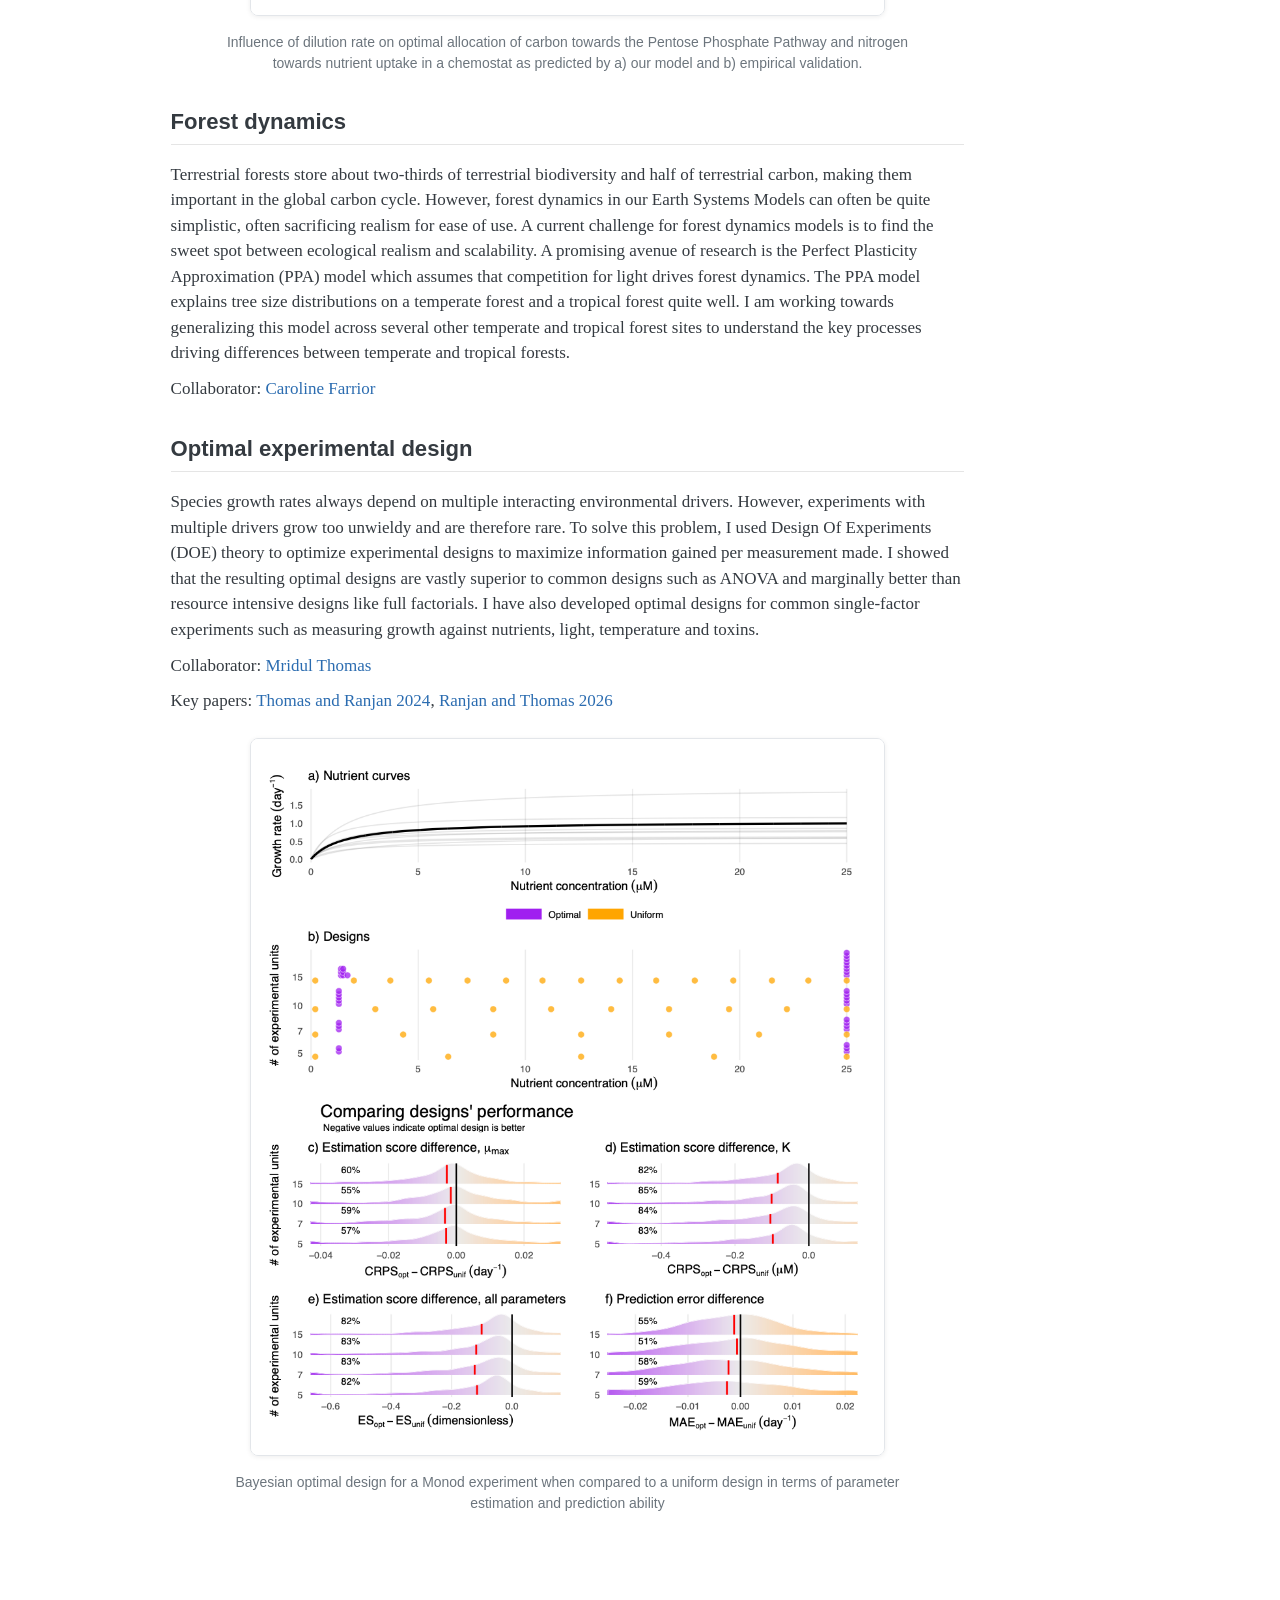
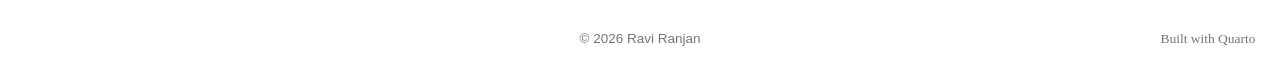
<file: research.html>
<!DOCTYPE html>
<html xmlns="http://www.w3.org/1999/xhtml" lang="en" xml:lang="en"><head>

<meta charset="utf-8">
<meta name="generator" content="quarto-1.5.57">

<meta name="viewport" content="width=device-width, initial-scale=1.0, user-scalable=yes">


<title>Research – Ravi Ranjan</title>
<style>
code{white-space: pre-wrap;}
span.smallcaps{font-variant: small-caps;}
div.columns{display: flex; gap: min(4vw, 1.5em);}
div.column{flex: auto; overflow-x: auto;}
div.hanging-indent{margin-left: 1.5em; text-indent: -1.5em;}
ul.task-list{list-style: none;}
ul.task-list li input[type="checkbox"] {
  width: 0.8em;
  margin: 0 0.8em 0.2em -1em; /* quarto-specific, see https://github.com/quarto-dev/quarto-cli/issues/4556 */ 
  vertical-align: middle;
}
</style>


<script src="site_libs/quarto-nav/quarto-nav.js"></script>
<script src="site_libs/quarto-nav/headroom.min.js"></script>
<script src="site_libs/clipboard/clipboard.min.js"></script>
<script src="site_libs/quarto-html/quarto.js"></script>
<script src="site_libs/quarto-html/popper.min.js"></script>
<script src="site_libs/quarto-html/tippy.umd.min.js"></script>
<script src="site_libs/quarto-html/anchor.min.js"></script>
<link href="site_libs/quarto-html/tippy.css" rel="stylesheet">
<link href="site_libs/quarto-html/quarto-syntax-highlighting.css" rel="stylesheet" id="quarto-text-highlighting-styles">
<script src="site_libs/bootstrap/bootstrap.min.js"></script>
<link href="site_libs/bootstrap/bootstrap-icons.css" rel="stylesheet">
<link href="site_libs/bootstrap/bootstrap.min.css" rel="stylesheet" id="quarto-bootstrap" data-mode="light">
<link href="site_libs/quarto-contrib/fontawesome6-6.7.2/all.min.css" rel="stylesheet">
<link href="site_libs/quarto-contrib/fontawesome6-6.7.2/latex-fontsize.css" rel="stylesheet">
<link href="site_libs/quarto-contrib/academicons-1.9.4/all.css" rel="stylesheet">
<link href="site_libs/quarto-contrib/academicons-1.9.4/size.css" rel="stylesheet">
<script id="quarto-search-options" type="application/json">{
  "language": {
    "search-no-results-text": "No results",
    "search-matching-documents-text": "matching documents",
    "search-copy-link-title": "Copy link to search",
    "search-hide-matches-text": "Hide additional matches",
    "search-more-match-text": "more match in this document",
    "search-more-matches-text": "more matches in this document",
    "search-clear-button-title": "Clear",
    "search-text-placeholder": "",
    "search-detached-cancel-button-title": "Cancel",
    "search-submit-button-title": "Submit",
    "search-label": "Search"
  }
}</script>


<meta property="og:title" content="Research – Ravi Ranjan">
<meta property="og:description" content="Community ecologist studying the generation and maintenance of diversity.">
<meta property="og:site_name" content="Ravi Ranjan">
</head>

<body class="nav-fixed">

<div id="quarto-search-results"></div>
  <header id="quarto-header" class="headroom fixed-top">
    <nav class="navbar navbar-expand " data-bs-theme="dark">
      <div class="navbar-container container-fluid">
      <div class="navbar-brand-container mx-auto">
    <a class="navbar-brand" href="./index.html">
    <span class="navbar-title">Ravi Ranjan</span>
    </a>
  </div>
          <ul class="navbar-nav navbar-nav-scroll me-auto">
  <li class="nav-item">
    <a class="nav-link" href="./index.html"> 
<span class="menu-text">About</span></a>
  </li>  
  <li class="nav-item">
    <a class="nav-link active" href="./research.html" aria-current="page"> 
<span class="menu-text">Research</span></a>
  </li>  
  <li class="nav-item">
    <a class="nav-link" href="./publications.html"> 
<span class="menu-text">Publications</span></a>
  </li>  
  <li class="nav-item">
    <a class="nav-link" href="./teaching.html"> 
<span class="menu-text">Teaching</span></a>
  </li>  
  <li class="nav-item">
    <a class="nav-link" href="./cv.html"> 
<span class="menu-text">CV</span></a>
  </li>  
</ul>
          <ul class="navbar-nav navbar-nav-scroll ms-auto">
  <li class="nav-item">
    <a class="nav-link" href="mailto:ravi.ranjan@utexas.edu"> 
<span class="menu-text"><i class="fa-solid fa-envelope" aria-label="envelope"></i></span></a>
  </li>  
  <li class="nav-item">
    <a class="nav-link" href="https://scholar.google.com/citations?hl=en&amp;user=VPfJ8AsAAAAJ"> 
<span class="menu-text"><i class="fa-brands fa-google-scholar" aria-label="google-scholar"></i></span></a>
  </li>  
  <li class="nav-item">
    <a class="nav-link" href="https://bsky.app/profile/raviranjan.bsky.social"> 
<span class="menu-text"><i class="fa-brands fa-bluesky" aria-label="bluesky"></i></span></a>
  </li>  
  <li class="nav-item">
    <a class="nav-link" href="https://github.com/raviranjan545"> 
<span class="menu-text"><i class="fa-brands fa-github" aria-label="github"></i></span></a>
  </li>  
  <li class="nav-item">
    <a class="nav-link" href="https://www.inaturalist.org/people/ranjanravi"> 
<span class="menu-text"><i class="ai  ai-inaturalist" aria-label="inaturalist"></i></span></a>
  </li>  
</ul>
          <div class="quarto-navbar-tools">
</div>
      </div> <!-- /container-fluid -->
    </nav>
</header>
<!-- content -->
<div id="quarto-content" class="quarto-container page-columns page-rows-contents page-layout-article page-navbar">
<!-- sidebar -->
<!-- margin-sidebar -->
    <div id="quarto-margin-sidebar" class="sidebar margin-sidebar">
        <nav id="TOC" role="doc-toc" class="toc-active">
    <h2 id="toc-title">On this page</h2>
   
  <ul>
  <li><a href="#multi-species-coexistence-in-natural-communities" id="toc-multi-species-coexistence-in-natural-communities" class="nav-link active" data-scroll-target="#multi-species-coexistence-in-natural-communities">Multi-species coexistence in natural communities</a></li>
  <li><a href="#impacts-of-multiple-interactive-environmental-drivers-on-marine-phytoplankton-communities" id="toc-impacts-of-multiple-interactive-environmental-drivers-on-marine-phytoplankton-communities" class="nav-link" data-scroll-target="#impacts-of-multiple-interactive-environmental-drivers-on-marine-phytoplankton-communities">Impacts of multiple interactive environmental drivers on marine phytoplankton communities</a></li>
  <li><a href="#forest-dynamics" id="toc-forest-dynamics" class="nav-link" data-scroll-target="#forest-dynamics">Forest dynamics</a></li>
  <li><a href="#optimal-experimental-design" id="toc-optimal-experimental-design" class="nav-link" data-scroll-target="#optimal-experimental-design">Optimal experimental design</a></li>
  </ul>
</nav>
    </div>
<!-- main -->
<main class="content" id="quarto-document-content">

<header id="title-block-header" class="quarto-title-block default">
<div class="quarto-title">
<h1 class="title">Research</h1>
</div>



<div class="quarto-title-meta">

    
  
    
  </div>
  


</header>


<style>
/* Page-scoped: only affects this Research page */
main.content p,
main.content li { font-size: 1rem; }

/* Polished figures */
main.content figure { margin: 1.4rem 0; text-align: center; }
main.content figure img {
  border: 1px solid #e3e6ea;
  border-radius: 8px;
  box-shadow: 0 1px 5px rgba(0,0,0,0.07);
}
main.content figure figcaption {
  font-size: 0.82rem;
  color: #6c757d;
  margin-top: 0.45rem;
  max-width: 90%;
  margin-left: auto;
  margin-right: auto;
}
</style>
<p>My primary research goal is to understand and predict the outcome of eco-evolutionary processes maintaining our stunning natural diversity in a rapidly changing world. I work on primary producers such as phytoplankton and terrestrial plants, as they have outsized impacts on global carbon dynamics. I aim to understand how primary producer species coexist across environmental gradients and predict how they will change as climate change alters natural environmental gradients. I focus on key environmental drivers such as temperature, nutrient and light that have easily measurable physiological responses in primary producers and examine how these physiological responses scale up to determine species coexistence.</p>
<section id="multi-species-coexistence-in-natural-communities" class="level2">
<h2 class="anchored" data-anchor-id="multi-species-coexistence-in-natural-communities">Multi-species coexistence in natural communities</h2>
<p>Interspecific competition is universal and structures natural communities across taxa. Our current understanding of competition comes from traditional ecological theory focusing primarily on mathematical models of species pairs. However, natural communities consist of tens to hundreds of species. I have addressed this knowledge gap by studying multi-species competition: 1) alongside evolution and the resulting trait patterns, 2) along nutrient gradients and grazers and 3) in three-species communities.</p>
<p>Collaborators: <a href="https://thomaskoffel.wordpress.com/">Thomas Koffel</a>, <a href="https://www.kbs.msu.edu/kbs-people/faculty/christopher-klausmeier/">Chris Klausmeier</a></p>
<p>Key papers: <a href="https://www.sciencedirect.com/science/article/pii/S0022519322000522">Ranjan and Klausmeier 2022</a>, <a href="https://doi.org/10.1111/ele.14426">Ranjan et al.&nbsp;2024</a>, <a href="https://www.sciencedirect.com/science/article/pii/S0040580916300041">Ranjan and Bagchi 2016</a></p>
<div class="quarto-figure quarto-figure-center">
<figure class="figure">
<p><img src="img/competition_image.png" class="img-fluid figure-img" style="width:80.0%"></p>
<figcaption>Three-species Lotka-Volterra competition outcomes when intransitivity is present</figcaption>
</figure>
</div>
</section>
<section id="impacts-of-multiple-interactive-environmental-drivers-on-marine-phytoplankton-communities" class="level2">
<h2 class="anchored" data-anchor-id="impacts-of-multiple-interactive-environmental-drivers-on-marine-phytoplankton-communities">Impacts of multiple interactive environmental drivers on marine phytoplankton communities</h2>
<p>Community-level responses to environmental change ultimately depend on how individual organisms respond to altered conditions. Further, environmental change is rarely through a single driver, even though it is usually studied that way. I am working on developing mechanistic, physiological models of phytoplankton that predict growth based on physiological processes including photosynthesis, respiration and nutrient uptake. Thus, these models scale up from physiological responses of phytoplankton to population growth rate and coexistence of species in a community.</p>
<p>Collaborators: <a href="https://scholar.google.com/citations?user=Dd4l-QEAAAAJ&amp;hl=en&amp;authuser=1">Alexey Ryabov</a>, <a href="https://hifmb.de/people/helmut-hillebrand/">Helmut Hillebrand</a>, <a href="https://www.mridulkthomas.com/">Mridul Thomas</a>, <a href="https://www.berndblasius.de">Bernd Blasius</a>, <a href="https://microbiology.oregonstate.edu/directory/kimberly-h-halsey">Kim Halsey</a>, <a href="https://www.awi.de/en/about-us/organisation/staff/single-view/miriam-seifert.html">Miriam Seifert</a></p>
<p>Key paper: <a href="https://doi.org/10.64898/2026.06.01.729340">Ranjan et al.&nbsp;2026</a></p>
<div class="quarto-figure quarto-figure-center">
<figure class="figure">
<p><img src="img/physiology_image.png" class="img-fluid figure-img" style="width:80.0%"></p>
<figcaption>Influence of dilution rate on optimal allocation of carbon towards the Pentose Phosphate Pathway and nitrogen towards nutrient uptake in a chemostat as predicted by a) our model and b) empirical validation.</figcaption>
</figure>
</div>
</section>
<section id="forest-dynamics" class="level2">
<h2 class="anchored" data-anchor-id="forest-dynamics">Forest dynamics</h2>
<p>Terrestrial forests store about two-thirds of terrestrial biodiversity and half of terrestrial carbon, making them important in the global carbon cycle. However, forest dynamics in our Earth Systems Models can often be quite simplistic, often sacrificing realism for ease of use. A current challenge for forest dynamics models is to find the sweet spot between ecological realism and scalability. A promising avenue of research is the Perfect Plasticity Approximation (PPA) model which assumes that competition for light drives forest dynamics. The PPA model explains tree size distributions on a temperate forest and a tropical forest quite well. I am working towards generalizing this model across several other temperate and tropical forest sites to understand the key processes driving differences between temperate and tropical forests.</p>
<p>Collaborator: <a href="https://integrativebio.utexas.edu/directory/caroline-farrior">Caroline Farrior</a></p>
</section>
<section id="optimal-experimental-design" class="level2">
<h2 class="anchored" data-anchor-id="optimal-experimental-design">Optimal experimental design</h2>
<p>Species growth rates always depend on multiple interacting environmental drivers. However, experiments with multiple drivers grow too unwieldy and are therefore rare. To solve this problem, I used Design Of Experiments (DOE) theory to optimize experimental designs to maximize information gained per measurement made. I showed that the resulting optimal designs are vastly superior to common designs such as ANOVA and marginally better than resource intensive designs like full factorials. I have also developed optimal designs for common single-factor experiments such as measuring growth against nutrients, light, temperature and toxins.</p>
<p>Collaborator: <a href="https://www.mridulkthomas.com/">Mridul Thomas</a></p>
<p>Key papers: <a href="https://www.annualreviews.org/doi/full/10.1146/annurev-marine-041823-095913">Thomas and Ranjan 2024</a>, <a href="https://doi.org/10.64898/2026.05.28.728579">Ranjan and Thomas 2026</a></p>
<div class="quarto-figure quarto-figure-center">
<figure class="figure">
<p><img src="img/design_image.png" class="img-fluid figure-img" style="width:80.0%"></p>
<figcaption>Bayesian optimal design for a Monod experiment when compared to a uniform design in terms of parameter estimation and prediction ability</figcaption>
</figure>
</div>


</section>

</main> <!-- /main -->
<script id="quarto-html-after-body" type="application/javascript">
window.document.addEventListener("DOMContentLoaded", function (event) {
  const toggleBodyColorMode = (bsSheetEl) => {
    const mode = bsSheetEl.getAttribute("data-mode");
    const bodyEl = window.document.querySelector("body");
    if (mode === "dark") {
      bodyEl.classList.add("quarto-dark");
      bodyEl.classList.remove("quarto-light");
    } else {
      bodyEl.classList.add("quarto-light");
      bodyEl.classList.remove("quarto-dark");
    }
  }
  const toggleBodyColorPrimary = () => {
    const bsSheetEl = window.document.querySelector("link#quarto-bootstrap");
    if (bsSheetEl) {
      toggleBodyColorMode(bsSheetEl);
    }
  }
  toggleBodyColorPrimary();  
  const icon = "";
  const anchorJS = new window.AnchorJS();
  anchorJS.options = {
    placement: 'right',
    icon: icon
  };
  anchorJS.add('.anchored');
  const isCodeAnnotation = (el) => {
    for (const clz of el.classList) {
      if (clz.startsWith('code-annotation-')) {                     
        return true;
      }
    }
    return false;
  }
  const onCopySuccess = function(e) {
    // button target
    const button = e.trigger;
    // don't keep focus
    button.blur();
    // flash "checked"
    button.classList.add('code-copy-button-checked');
    var currentTitle = button.getAttribute("title");
    button.setAttribute("title", "Copied!");
    let tooltip;
    if (window.bootstrap) {
      button.setAttribute("data-bs-toggle", "tooltip");
      button.setAttribute("data-bs-placement", "left");
      button.setAttribute("data-bs-title", "Copied!");
      tooltip = new bootstrap.Tooltip(button, 
        { trigger: "manual", 
          customClass: "code-copy-button-tooltip",
          offset: [0, -8]});
      tooltip.show();    
    }
    setTimeout(function() {
      if (tooltip) {
        tooltip.hide();
        button.removeAttribute("data-bs-title");
        button.removeAttribute("data-bs-toggle");
        button.removeAttribute("data-bs-placement");
      }
      button.setAttribute("title", currentTitle);
      button.classList.remove('code-copy-button-checked');
    }, 1000);
    // clear code selection
    e.clearSelection();
  }
  const getTextToCopy = function(trigger) {
      const codeEl = trigger.previousElementSibling.cloneNode(true);
      for (const childEl of codeEl.children) {
        if (isCodeAnnotation(childEl)) {
          childEl.remove();
        }
      }
      return codeEl.innerText;
  }
  const clipboard = new window.ClipboardJS('.code-copy-button:not([data-in-quarto-modal])', {
    text: getTextToCopy
  });
  clipboard.on('success', onCopySuccess);
  if (window.document.getElementById('quarto-embedded-source-code-modal')) {
    // For code content inside modals, clipBoardJS needs to be initialized with a container option
    // TODO: Check when it could be a function (https://github.com/zenorocha/clipboard.js/issues/860)
    const clipboardModal = new window.ClipboardJS('.code-copy-button[data-in-quarto-modal]', {
      text: getTextToCopy,
      container: window.document.getElementById('quarto-embedded-source-code-modal')
    });
    clipboardModal.on('success', onCopySuccess);
  }
    var localhostRegex = new RegExp(/^(?:http|https):\/\/localhost\:?[0-9]*\//);
    var mailtoRegex = new RegExp(/^mailto:/);
      var filterRegex = new RegExp("https:\/\/www\.raviranjan\.net");
    var isInternal = (href) => {
        return filterRegex.test(href) || localhostRegex.test(href) || mailtoRegex.test(href);
    }
    // Inspect non-navigation links and adorn them if external
 	var links = window.document.querySelectorAll('a[href]:not(.nav-link):not(.navbar-brand):not(.toc-action):not(.sidebar-link):not(.sidebar-item-toggle):not(.pagination-link):not(.no-external):not([aria-hidden]):not(.dropdown-item):not(.quarto-navigation-tool):not(.about-link)');
    for (var i=0; i<links.length; i++) {
      const link = links[i];
      if (!isInternal(link.href)) {
        // undo the damage that might have been done by quarto-nav.js in the case of
        // links that we want to consider external
        if (link.dataset.originalHref !== undefined) {
          link.href = link.dataset.originalHref;
        }
          // target, if specified
          link.setAttribute("target", "_blank");
          if (link.getAttribute("rel") === null) {
            link.setAttribute("rel", "noopener");
          }
      }
    }
  function tippyHover(el, contentFn, onTriggerFn, onUntriggerFn) {
    const config = {
      allowHTML: true,
      maxWidth: 500,
      delay: 100,
      arrow: false,
      appendTo: function(el) {
          return el.parentElement;
      },
      interactive: true,
      interactiveBorder: 10,
      theme: 'quarto',
      placement: 'bottom-start',
    };
    if (contentFn) {
      config.content = contentFn;
    }
    if (onTriggerFn) {
      config.onTrigger = onTriggerFn;
    }
    if (onUntriggerFn) {
      config.onUntrigger = onUntriggerFn;
    }
    window.tippy(el, config); 
  }
  const noterefs = window.document.querySelectorAll('a[role="doc-noteref"]');
  for (var i=0; i<noterefs.length; i++) {
    const ref = noterefs[i];
    tippyHover(ref, function() {
      // use id or data attribute instead here
      let href = ref.getAttribute('data-footnote-href') || ref.getAttribute('href');
      try { href = new URL(href).hash; } catch {}
      const id = href.replace(/^#\/?/, "");
      const note = window.document.getElementById(id);
      if (note) {
        return note.innerHTML;
      } else {
        return "";
      }
    });
  }
  const xrefs = window.document.querySelectorAll('a.quarto-xref');
  const processXRef = (id, note) => {
    // Strip column container classes
    const stripColumnClz = (el) => {
      el.classList.remove("page-full", "page-columns");
      if (el.children) {
        for (const child of el.children) {
          stripColumnClz(child);
        }
      }
    }
    stripColumnClz(note)
    if (id === null || id.startsWith('sec-')) {
      // Special case sections, only their first couple elements
      const container = document.createElement("div");
      if (note.children && note.children.length > 2) {
        container.appendChild(note.children[0].cloneNode(true));
        for (let i = 1; i < note.children.length; i++) {
          const child = note.children[i];
          if (child.tagName === "P" && child.innerText === "") {
            continue;
          } else {
            container.appendChild(child.cloneNode(true));
            break;
          }
        }
        if (window.Quarto?.typesetMath) {
          window.Quarto.typesetMath(container);
        }
        return container.innerHTML
      } else {
        if (window.Quarto?.typesetMath) {
          window.Quarto.typesetMath(note);
        }
        return note.innerHTML;
      }
    } else {
      // Remove any anchor links if they are present
      const anchorLink = note.querySelector('a.anchorjs-link');
      if (anchorLink) {
        anchorLink.remove();
      }
      if (window.Quarto?.typesetMath) {
        window.Quarto.typesetMath(note);
      }
      // TODO in 1.5, we should make sure this works without a callout special case
      if (note.classList.contains("callout")) {
        return note.outerHTML;
      } else {
        return note.innerHTML;
      }
    }
  }
  for (var i=0; i<xrefs.length; i++) {
    const xref = xrefs[i];
    tippyHover(xref, undefined, function(instance) {
      instance.disable();
      let url = xref.getAttribute('href');
      let hash = undefined; 
      if (url.startsWith('#')) {
        hash = url;
      } else {
        try { hash = new URL(url).hash; } catch {}
      }
      if (hash) {
        const id = hash.replace(/^#\/?/, "");
        const note = window.document.getElementById(id);
        if (note !== null) {
          try {
            const html = processXRef(id, note.cloneNode(true));
            instance.setContent(html);
          } finally {
            instance.enable();
            instance.show();
          }
        } else {
          // See if we can fetch this
          fetch(url.split('#')[0])
          .then(res => res.text())
          .then(html => {
            const parser = new DOMParser();
            const htmlDoc = parser.parseFromString(html, "text/html");
            const note = htmlDoc.getElementById(id);
            if (note !== null) {
              const html = processXRef(id, note);
              instance.setContent(html);
            } 
          }).finally(() => {
            instance.enable();
            instance.show();
          });
        }
      } else {
        // See if we can fetch a full url (with no hash to target)
        // This is a special case and we should probably do some content thinning / targeting
        fetch(url)
        .then(res => res.text())
        .then(html => {
          const parser = new DOMParser();
          const htmlDoc = parser.parseFromString(html, "text/html");
          const note = htmlDoc.querySelector('main.content');
          if (note !== null) {
            // This should only happen for chapter cross references
            // (since there is no id in the URL)
            // remove the first header
            if (note.children.length > 0 && note.children[0].tagName === "HEADER") {
              note.children[0].remove();
            }
            const html = processXRef(null, note);
            instance.setContent(html);
          } 
        }).finally(() => {
          instance.enable();
          instance.show();
        });
      }
    }, function(instance) {
    });
  }
      let selectedAnnoteEl;
      const selectorForAnnotation = ( cell, annotation) => {
        let cellAttr = 'data-code-cell="' + cell + '"';
        let lineAttr = 'data-code-annotation="' +  annotation + '"';
        const selector = 'span[' + cellAttr + '][' + lineAttr + ']';
        return selector;
      }
      const selectCodeLines = (annoteEl) => {
        const doc = window.document;
        const targetCell = annoteEl.getAttribute("data-target-cell");
        const targetAnnotation = annoteEl.getAttribute("data-target-annotation");
        const annoteSpan = window.document.querySelector(selectorForAnnotation(targetCell, targetAnnotation));
        const lines = annoteSpan.getAttribute("data-code-lines").split(",");
        const lineIds = lines.map((line) => {
          return targetCell + "-" + line;
        })
        let top = null;
        let height = null;
        let parent = null;
        if (lineIds.length > 0) {
            //compute the position of the single el (top and bottom and make a div)
            const el = window.document.getElementById(lineIds[0]);
            top = el.offsetTop;
            height = el.offsetHeight;
            parent = el.parentElement.parentElement;
          if (lineIds.length > 1) {
            const lastEl = window.document.getElementById(lineIds[lineIds.length - 1]);
            const bottom = lastEl.offsetTop + lastEl.offsetHeight;
            height = bottom - top;
          }
          if (top !== null && height !== null && parent !== null) {
            // cook up a div (if necessary) and position it 
            let div = window.document.getElementById("code-annotation-line-highlight");
            if (div === null) {
              div = window.document.createElement("div");
              div.setAttribute("id", "code-annotation-line-highlight");
              div.style.position = 'absolute';
              parent.appendChild(div);
            }
            div.style.top = top - 2 + "px";
            div.style.height = height + 4 + "px";
            div.style.left = 0;
            let gutterDiv = window.document.getElementById("code-annotation-line-highlight-gutter");
            if (gutterDiv === null) {
              gutterDiv = window.document.createElement("div");
              gutterDiv.setAttribute("id", "code-annotation-line-highlight-gutter");
              gutterDiv.style.position = 'absolute';
              const codeCell = window.document.getElementById(targetCell);
              const gutter = codeCell.querySelector('.code-annotation-gutter');
              gutter.appendChild(gutterDiv);
            }
            gutterDiv.style.top = top - 2 + "px";
            gutterDiv.style.height = height + 4 + "px";
          }
          selectedAnnoteEl = annoteEl;
        }
      };
      const unselectCodeLines = () => {
        const elementsIds = ["code-annotation-line-highlight", "code-annotation-line-highlight-gutter"];
        elementsIds.forEach((elId) => {
          const div = window.document.getElementById(elId);
          if (div) {
            div.remove();
          }
        });
        selectedAnnoteEl = undefined;
      };
        // Handle positioning of the toggle
    window.addEventListener(
      "resize",
      throttle(() => {
        elRect = undefined;
        if (selectedAnnoteEl) {
          selectCodeLines(selectedAnnoteEl);
        }
      }, 10)
    );
    function throttle(fn, ms) {
    let throttle = false;
    let timer;
      return (...args) => {
        if(!throttle) { // first call gets through
            fn.apply(this, args);
            throttle = true;
        } else { // all the others get throttled
            if(timer) clearTimeout(timer); // cancel #2
            timer = setTimeout(() => {
              fn.apply(this, args);
              timer = throttle = false;
            }, ms);
        }
      };
    }
      // Attach click handler to the DT
      const annoteDls = window.document.querySelectorAll('dt[data-target-cell]');
      for (const annoteDlNode of annoteDls) {
        annoteDlNode.addEventListener('click', (event) => {
          const clickedEl = event.target;
          if (clickedEl !== selectedAnnoteEl) {
            unselectCodeLines();
            const activeEl = window.document.querySelector('dt[data-target-cell].code-annotation-active');
            if (activeEl) {
              activeEl.classList.remove('code-annotation-active');
            }
            selectCodeLines(clickedEl);
            clickedEl.classList.add('code-annotation-active');
          } else {
            // Unselect the line
            unselectCodeLines();
            clickedEl.classList.remove('code-annotation-active');
          }
        });
      }
  const findCites = (el) => {
    const parentEl = el.parentElement;
    if (parentEl) {
      const cites = parentEl.dataset.cites;
      if (cites) {
        return {
          el,
          cites: cites.split(' ')
        };
      } else {
        return findCites(el.parentElement)
      }
    } else {
      return undefined;
    }
  };
  var bibliorefs = window.document.querySelectorAll('a[role="doc-biblioref"]');
  for (var i=0; i<bibliorefs.length; i++) {
    const ref = bibliorefs[i];
    const citeInfo = findCites(ref);
    if (citeInfo) {
      tippyHover(citeInfo.el, function() {
        var popup = window.document.createElement('div');
        citeInfo.cites.forEach(function(cite) {
          var citeDiv = window.document.createElement('div');
          citeDiv.classList.add('hanging-indent');
          citeDiv.classList.add('csl-entry');
          var biblioDiv = window.document.getElementById('ref-' + cite);
          if (biblioDiv) {
            citeDiv.innerHTML = biblioDiv.innerHTML;
          }
          popup.appendChild(citeDiv);
        });
        return popup.innerHTML;
      });
    }
  }
});
</script>
</div> <!-- /content -->
<footer class="footer">
  <div class="nav-footer">
    <div class="nav-footer-left">
      &nbsp;
    </div>   
    <div class="nav-footer-center">
      <ul class="footer-items list-unstyled">
    <li class="nav-item">
 © 2026 Ravi Ranjan
  </li>  
</ul>
    </div>
    <div class="nav-footer-right">
      <ul class="footer-items list-unstyled">
    <li class="nav-item">
    <a class="nav-link" href="https://quarto.org">
<p>Built with Quarto</p>
</a>
  </li>  
</ul>
    </div>
  </div>
</footer>




</body></html>
</file>
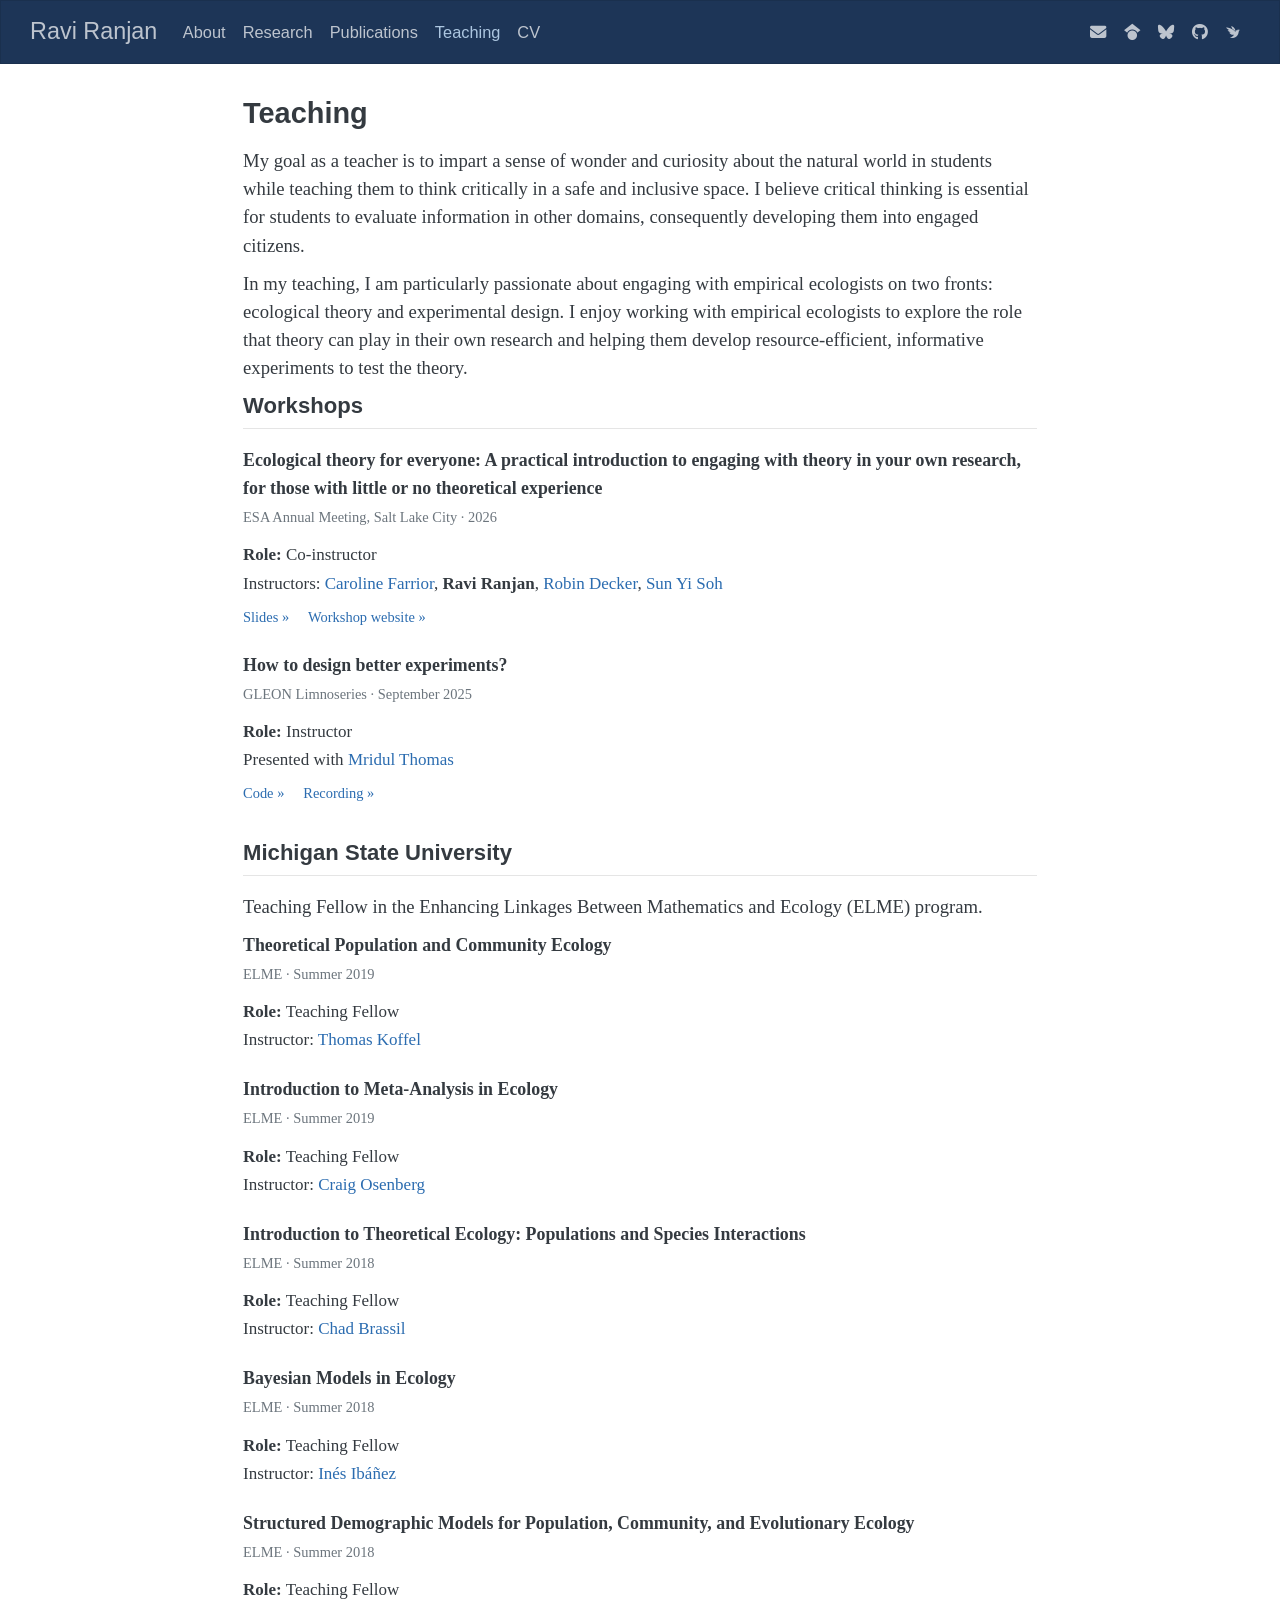
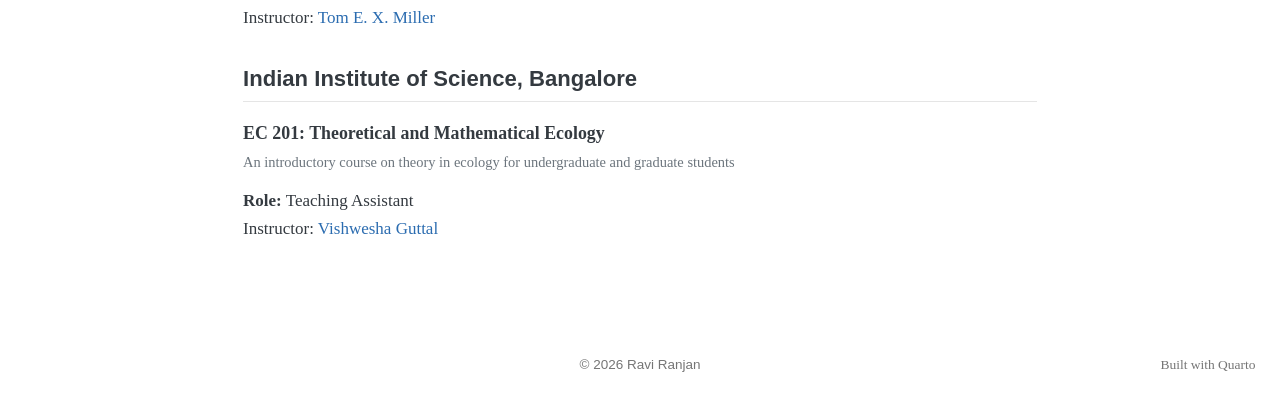
<file: teaching.html>
<!DOCTYPE html>
<html xmlns="http://www.w3.org/1999/xhtml" lang="en" xml:lang="en"><head>

<meta charset="utf-8">
<meta name="generator" content="quarto-1.5.57">

<meta name="viewport" content="width=device-width, initial-scale=1.0, user-scalable=yes">


<title>Teaching – Ravi Ranjan</title>
<style>
code{white-space: pre-wrap;}
span.smallcaps{font-variant: small-caps;}
div.columns{display: flex; gap: min(4vw, 1.5em);}
div.column{flex: auto; overflow-x: auto;}
div.hanging-indent{margin-left: 1.5em; text-indent: -1.5em;}
ul.task-list{list-style: none;}
ul.task-list li input[type="checkbox"] {
  width: 0.8em;
  margin: 0 0.8em 0.2em -1em; /* quarto-specific, see https://github.com/quarto-dev/quarto-cli/issues/4556 */ 
  vertical-align: middle;
}
</style>


<script src="site_libs/quarto-nav/quarto-nav.js"></script>
<script src="site_libs/quarto-nav/headroom.min.js"></script>
<script src="site_libs/clipboard/clipboard.min.js"></script>
<script src="site_libs/quarto-html/quarto.js"></script>
<script src="site_libs/quarto-html/popper.min.js"></script>
<script src="site_libs/quarto-html/tippy.umd.min.js"></script>
<script src="site_libs/quarto-html/anchor.min.js"></script>
<link href="site_libs/quarto-html/tippy.css" rel="stylesheet">
<link href="site_libs/quarto-html/quarto-syntax-highlighting.css" rel="stylesheet" id="quarto-text-highlighting-styles">
<script src="site_libs/bootstrap/bootstrap.min.js"></script>
<link href="site_libs/bootstrap/bootstrap-icons.css" rel="stylesheet">
<link href="site_libs/bootstrap/bootstrap.min.css" rel="stylesheet" id="quarto-bootstrap" data-mode="light">
<link href="site_libs/quarto-contrib/fontawesome6-6.7.2/all.min.css" rel="stylesheet">
<link href="site_libs/quarto-contrib/fontawesome6-6.7.2/latex-fontsize.css" rel="stylesheet">
<link href="site_libs/quarto-contrib/academicons-1.9.4/all.css" rel="stylesheet">
<link href="site_libs/quarto-contrib/academicons-1.9.4/size.css" rel="stylesheet">
<script id="quarto-search-options" type="application/json">{
  "language": {
    "search-no-results-text": "No results",
    "search-matching-documents-text": "matching documents",
    "search-copy-link-title": "Copy link to search",
    "search-hide-matches-text": "Hide additional matches",
    "search-more-match-text": "more match in this document",
    "search-more-matches-text": "more matches in this document",
    "search-clear-button-title": "Clear",
    "search-text-placeholder": "",
    "search-detached-cancel-button-title": "Cancel",
    "search-submit-button-title": "Submit",
    "search-label": "Search"
  }
}</script>


<meta property="og:title" content="Teaching – Ravi Ranjan">
<meta property="og:description" content="Community ecologist studying the generation and maintenance of diversity.">
<meta property="og:site_name" content="Ravi Ranjan">
</head>

<body class="nav-fixed fullcontent">

<div id="quarto-search-results"></div>
  <header id="quarto-header" class="headroom fixed-top">
    <nav class="navbar navbar-expand " data-bs-theme="dark">
      <div class="navbar-container container-fluid">
      <div class="navbar-brand-container mx-auto">
    <a class="navbar-brand" href="./index.html">
    <span class="navbar-title">Ravi Ranjan</span>
    </a>
  </div>
          <ul class="navbar-nav navbar-nav-scroll me-auto">
  <li class="nav-item">
    <a class="nav-link" href="./index.html"> 
<span class="menu-text">About</span></a>
  </li>  
  <li class="nav-item">
    <a class="nav-link" href="./research.html"> 
<span class="menu-text">Research</span></a>
  </li>  
  <li class="nav-item">
    <a class="nav-link" href="./publications.html"> 
<span class="menu-text">Publications</span></a>
  </li>  
  <li class="nav-item">
    <a class="nav-link active" href="./teaching.html" aria-current="page"> 
<span class="menu-text">Teaching</span></a>
  </li>  
  <li class="nav-item">
    <a class="nav-link" href="./cv.html"> 
<span class="menu-text">CV</span></a>
  </li>  
</ul>
          <ul class="navbar-nav navbar-nav-scroll ms-auto">
  <li class="nav-item">
    <a class="nav-link" href="mailto:ravi.ranjan@utexas.edu"> 
<span class="menu-text"><i class="fa-solid fa-envelope" aria-label="envelope"></i></span></a>
  </li>  
  <li class="nav-item">
    <a class="nav-link" href="https://scholar.google.com/citations?hl=en&amp;user=VPfJ8AsAAAAJ"> 
<span class="menu-text"><i class="fa-brands fa-google-scholar" aria-label="google-scholar"></i></span></a>
  </li>  
  <li class="nav-item">
    <a class="nav-link" href="https://bsky.app/profile/raviranjan.bsky.social"> 
<span class="menu-text"><i class="fa-brands fa-bluesky" aria-label="bluesky"></i></span></a>
  </li>  
  <li class="nav-item">
    <a class="nav-link" href="https://github.com/raviranjan545"> 
<span class="menu-text"><i class="fa-brands fa-github" aria-label="github"></i></span></a>
  </li>  
  <li class="nav-item">
    <a class="nav-link" href="https://www.inaturalist.org/people/ranjanravi"> 
<span class="menu-text"><i class="ai  ai-inaturalist" aria-label="inaturalist"></i></span></a>
  </li>  
</ul>
          <div class="quarto-navbar-tools">
</div>
      </div> <!-- /container-fluid -->
    </nav>
</header>
<!-- content -->
<div id="quarto-content" class="quarto-container page-columns page-rows-contents page-layout-article page-navbar">
<!-- sidebar -->
<!-- margin-sidebar -->
    
<!-- main -->
<main class="content" id="quarto-document-content">

<header id="title-block-header" class="quarto-title-block default">
<div class="quarto-title">
<h1 class="title">Teaching</h1>
</div>



<div class="quarto-title-meta">

    
  
    
  </div>
  


</header>


<p>My goal as a teacher is to impart a sense of wonder and curiosity about the natural world in students while teaching them to think critically in a safe and inclusive space. I believe critical thinking is essential for students to evaluate information in other domains, consequently developing them into engaged citizens.</p>
<p>In my teaching, I am particularly passionate about engaging with empirical ecologists on two fronts: ecological theory and experimental design. I enjoy working with empirical ecologists to explore the role that theory can play in their own research and helping them develop resource-efficient, informative experiments to test the theory.</p>
<section id="workshops" class="level2">
<h2 class="anchored" data-anchor-id="workshops">Workshops</h2>
<div class="course">
<p><span class="course-title">Ecological theory for everyone: A practical introduction to engaging with theory in your own research, for those with little or no theoretical experience</span><br> <span class="course-meta">ESA Annual Meeting, Salt Lake City · 2026</span></p>
<p><span class="course-role"><strong>Role:</strong> Co-instructor</span><br> <span class="course-instructors">Instructors: <a href="https://integrativebio.utexas.edu/directory/caroline-farrior">Caroline Farrior</a>, <strong>Ravi Ranjan</strong>, <a href="https://robindecker.net">Robin Decker</a>, <a href="https://scholar.google.com/citations?user=wJEudUQAAAAJ&amp;hl=en">Sun Yi Soh</a></span></p>
<div class="pub-actions">
<p><a href="https://farriorlab.github.io/theory-workshop/workshop-slides.html">Slides »</a> <a href="https://farriorlab.github.io/theory-workshop/index.html">Workshop website »</a></p>
</div>
</div>
<div class="course">
<p><span class="course-title">How to design better experiments?</span><br> <span class="course-meta">GLEON Limnoseries · September 2025</span></p>
<p><span class="course-role"><strong>Role:</strong> Instructor</span><br> <span class="course-instructors">Presented with <a href="https://www.mridulkthomas.com/">Mridul Thomas</a></span></p>
<div class="pub-actions">
<p><a href="https://github.com/mridulkthomas/experimental-design-limnoseries-workshop">Code »</a> <a href="https://www.youtube.com/watch?v=AyHqjPh5thw">Recording »</a></p>
</div>
</div>
</section>
<section id="michigan-state-university" class="level2">
<h2 class="anchored" data-anchor-id="michigan-state-university">Michigan State University</h2>
<p>Teaching Fellow in the Enhancing Linkages Between Mathematics and Ecology (ELME) program.</p>
<div class="course">
<p><span class="course-title">Theoretical Population and Community Ecology</span><br> <span class="course-meta">ELME · Summer 2019</span></p>
<p><span class="course-role"><strong>Role:</strong> Teaching Fellow</span><br> <span class="course-instructors">Instructor: <a href="https://thomaskoffel.wordpress.com/">Thomas Koffel</a></span></p>
</div>
<div class="course">
<p><span class="course-title">Introduction to Meta-Analysis in Ecology</span><br> <span class="course-meta">ELME · Summer 2019</span></p>
<p><span class="course-role"><strong>Role:</strong> Teaching Fellow</span><br> <span class="course-instructors">Instructor: <a href="https://osenberglab.ecology.uga.edu/people/craig-osenberg/">Craig Osenberg</a></span></p>
</div>
<div class="course">
<p><span class="course-title">Introduction to Theoretical Ecology: Populations and Species Interactions</span><br> <span class="course-meta">ELME · Summer 2018</span></p>
<p><span class="course-role"><strong>Role:</strong> Teaching Fellow</span><br> <span class="course-instructors">Instructor: <a href="https://biosci.unl.edu/person/chad-brassil">Chad Brassil</a></span></p>
</div>
<div class="course">
<p><span class="course-title">Bayesian Models in Ecology</span><br> <span class="course-meta">ELME · Summer 2018</span></p>
<p><span class="course-role"><strong>Role:</strong> Teaching Fellow</span><br> <span class="course-instructors">Instructor: <a href="https://seas.umich.edu/research/faculty/ines-ibanez">Inés Ibáñez</a></span></p>
</div>
<div class="course">
<p><span class="course-title">Structured Demographic Models for Population, Community, and Evolutionary Ecology</span><br> <span class="course-meta">ELME · Summer 2018</span></p>
<p><span class="course-role"><strong>Role:</strong> Teaching Fellow</span><br> <span class="course-instructors">Instructor: <a href="https://profiles.rice.edu/faculty/tom-miller">Tom E. X. Miller</a></span></p>
</div>
</section>
<section id="indian-institute-of-science-bangalore" class="level2">
<h2 class="anchored" data-anchor-id="indian-institute-of-science-bangalore">Indian Institute of Science, Bangalore</h2>
<div class="course">
<p><span class="course-title">EC 201: Theoretical and Mathematical Ecology</span><br> <span class="course-meta">An introductory course on theory in ecology for undergraduate and graduate students</span></p>
<p><span class="course-role"><strong>Role:</strong> Teaching Assistant</span><br> <span class="course-instructors">Instructor: <a href="https://teelabiisc.wordpress.com/">Vishwesha Guttal</a></span></p>
</div>


</section>

</main> <!-- /main -->
<script id="quarto-html-after-body" type="application/javascript">
window.document.addEventListener("DOMContentLoaded", function (event) {
  const toggleBodyColorMode = (bsSheetEl) => {
    const mode = bsSheetEl.getAttribute("data-mode");
    const bodyEl = window.document.querySelector("body");
    if (mode === "dark") {
      bodyEl.classList.add("quarto-dark");
      bodyEl.classList.remove("quarto-light");
    } else {
      bodyEl.classList.add("quarto-light");
      bodyEl.classList.remove("quarto-dark");
    }
  }
  const toggleBodyColorPrimary = () => {
    const bsSheetEl = window.document.querySelector("link#quarto-bootstrap");
    if (bsSheetEl) {
      toggleBodyColorMode(bsSheetEl);
    }
  }
  toggleBodyColorPrimary();  
  const icon = "";
  const anchorJS = new window.AnchorJS();
  anchorJS.options = {
    placement: 'right',
    icon: icon
  };
  anchorJS.add('.anchored');
  const isCodeAnnotation = (el) => {
    for (const clz of el.classList) {
      if (clz.startsWith('code-annotation-')) {                     
        return true;
      }
    }
    return false;
  }
  const onCopySuccess = function(e) {
    // button target
    const button = e.trigger;
    // don't keep focus
    button.blur();
    // flash "checked"
    button.classList.add('code-copy-button-checked');
    var currentTitle = button.getAttribute("title");
    button.setAttribute("title", "Copied!");
    let tooltip;
    if (window.bootstrap) {
      button.setAttribute("data-bs-toggle", "tooltip");
      button.setAttribute("data-bs-placement", "left");
      button.setAttribute("data-bs-title", "Copied!");
      tooltip = new bootstrap.Tooltip(button, 
        { trigger: "manual", 
          customClass: "code-copy-button-tooltip",
          offset: [0, -8]});
      tooltip.show();    
    }
    setTimeout(function() {
      if (tooltip) {
        tooltip.hide();
        button.removeAttribute("data-bs-title");
        button.removeAttribute("data-bs-toggle");
        button.removeAttribute("data-bs-placement");
      }
      button.setAttribute("title", currentTitle);
      button.classList.remove('code-copy-button-checked');
    }, 1000);
    // clear code selection
    e.clearSelection();
  }
  const getTextToCopy = function(trigger) {
      const codeEl = trigger.previousElementSibling.cloneNode(true);
      for (const childEl of codeEl.children) {
        if (isCodeAnnotation(childEl)) {
          childEl.remove();
        }
      }
      return codeEl.innerText;
  }
  const clipboard = new window.ClipboardJS('.code-copy-button:not([data-in-quarto-modal])', {
    text: getTextToCopy
  });
  clipboard.on('success', onCopySuccess);
  if (window.document.getElementById('quarto-embedded-source-code-modal')) {
    // For code content inside modals, clipBoardJS needs to be initialized with a container option
    // TODO: Check when it could be a function (https://github.com/zenorocha/clipboard.js/issues/860)
    const clipboardModal = new window.ClipboardJS('.code-copy-button[data-in-quarto-modal]', {
      text: getTextToCopy,
      container: window.document.getElementById('quarto-embedded-source-code-modal')
    });
    clipboardModal.on('success', onCopySuccess);
  }
    var localhostRegex = new RegExp(/^(?:http|https):\/\/localhost\:?[0-9]*\//);
    var mailtoRegex = new RegExp(/^mailto:/);
      var filterRegex = new RegExp("https:\/\/www\.raviranjan\.net");
    var isInternal = (href) => {
        return filterRegex.test(href) || localhostRegex.test(href) || mailtoRegex.test(href);
    }
    // Inspect non-navigation links and adorn them if external
 	var links = window.document.querySelectorAll('a[href]:not(.nav-link):not(.navbar-brand):not(.toc-action):not(.sidebar-link):not(.sidebar-item-toggle):not(.pagination-link):not(.no-external):not([aria-hidden]):not(.dropdown-item):not(.quarto-navigation-tool):not(.about-link)');
    for (var i=0; i<links.length; i++) {
      const link = links[i];
      if (!isInternal(link.href)) {
        // undo the damage that might have been done by quarto-nav.js in the case of
        // links that we want to consider external
        if (link.dataset.originalHref !== undefined) {
          link.href = link.dataset.originalHref;
        }
          // target, if specified
          link.setAttribute("target", "_blank");
          if (link.getAttribute("rel") === null) {
            link.setAttribute("rel", "noopener");
          }
      }
    }
  function tippyHover(el, contentFn, onTriggerFn, onUntriggerFn) {
    const config = {
      allowHTML: true,
      maxWidth: 500,
      delay: 100,
      arrow: false,
      appendTo: function(el) {
          return el.parentElement;
      },
      interactive: true,
      interactiveBorder: 10,
      theme: 'quarto',
      placement: 'bottom-start',
    };
    if (contentFn) {
      config.content = contentFn;
    }
    if (onTriggerFn) {
      config.onTrigger = onTriggerFn;
    }
    if (onUntriggerFn) {
      config.onUntrigger = onUntriggerFn;
    }
    window.tippy(el, config); 
  }
  const noterefs = window.document.querySelectorAll('a[role="doc-noteref"]');
  for (var i=0; i<noterefs.length; i++) {
    const ref = noterefs[i];
    tippyHover(ref, function() {
      // use id or data attribute instead here
      let href = ref.getAttribute('data-footnote-href') || ref.getAttribute('href');
      try { href = new URL(href).hash; } catch {}
      const id = href.replace(/^#\/?/, "");
      const note = window.document.getElementById(id);
      if (note) {
        return note.innerHTML;
      } else {
        return "";
      }
    });
  }
  const xrefs = window.document.querySelectorAll('a.quarto-xref');
  const processXRef = (id, note) => {
    // Strip column container classes
    const stripColumnClz = (el) => {
      el.classList.remove("page-full", "page-columns");
      if (el.children) {
        for (const child of el.children) {
          stripColumnClz(child);
        }
      }
    }
    stripColumnClz(note)
    if (id === null || id.startsWith('sec-')) {
      // Special case sections, only their first couple elements
      const container = document.createElement("div");
      if (note.children && note.children.length > 2) {
        container.appendChild(note.children[0].cloneNode(true));
        for (let i = 1; i < note.children.length; i++) {
          const child = note.children[i];
          if (child.tagName === "P" && child.innerText === "") {
            continue;
          } else {
            container.appendChild(child.cloneNode(true));
            break;
          }
        }
        if (window.Quarto?.typesetMath) {
          window.Quarto.typesetMath(container);
        }
        return container.innerHTML
      } else {
        if (window.Quarto?.typesetMath) {
          window.Quarto.typesetMath(note);
        }
        return note.innerHTML;
      }
    } else {
      // Remove any anchor links if they are present
      const anchorLink = note.querySelector('a.anchorjs-link');
      if (anchorLink) {
        anchorLink.remove();
      }
      if (window.Quarto?.typesetMath) {
        window.Quarto.typesetMath(note);
      }
      // TODO in 1.5, we should make sure this works without a callout special case
      if (note.classList.contains("callout")) {
        return note.outerHTML;
      } else {
        return note.innerHTML;
      }
    }
  }
  for (var i=0; i<xrefs.length; i++) {
    const xref = xrefs[i];
    tippyHover(xref, undefined, function(instance) {
      instance.disable();
      let url = xref.getAttribute('href');
      let hash = undefined; 
      if (url.startsWith('#')) {
        hash = url;
      } else {
        try { hash = new URL(url).hash; } catch {}
      }
      if (hash) {
        const id = hash.replace(/^#\/?/, "");
        const note = window.document.getElementById(id);
        if (note !== null) {
          try {
            const html = processXRef(id, note.cloneNode(true));
            instance.setContent(html);
          } finally {
            instance.enable();
            instance.show();
          }
        } else {
          // See if we can fetch this
          fetch(url.split('#')[0])
          .then(res => res.text())
          .then(html => {
            const parser = new DOMParser();
            const htmlDoc = parser.parseFromString(html, "text/html");
            const note = htmlDoc.getElementById(id);
            if (note !== null) {
              const html = processXRef(id, note);
              instance.setContent(html);
            } 
          }).finally(() => {
            instance.enable();
            instance.show();
          });
        }
      } else {
        // See if we can fetch a full url (with no hash to target)
        // This is a special case and we should probably do some content thinning / targeting
        fetch(url)
        .then(res => res.text())
        .then(html => {
          const parser = new DOMParser();
          const htmlDoc = parser.parseFromString(html, "text/html");
          const note = htmlDoc.querySelector('main.content');
          if (note !== null) {
            // This should only happen for chapter cross references
            // (since there is no id in the URL)
            // remove the first header
            if (note.children.length > 0 && note.children[0].tagName === "HEADER") {
              note.children[0].remove();
            }
            const html = processXRef(null, note);
            instance.setContent(html);
          } 
        }).finally(() => {
          instance.enable();
          instance.show();
        });
      }
    }, function(instance) {
    });
  }
      let selectedAnnoteEl;
      const selectorForAnnotation = ( cell, annotation) => {
        let cellAttr = 'data-code-cell="' + cell + '"';
        let lineAttr = 'data-code-annotation="' +  annotation + '"';
        const selector = 'span[' + cellAttr + '][' + lineAttr + ']';
        return selector;
      }
      const selectCodeLines = (annoteEl) => {
        const doc = window.document;
        const targetCell = annoteEl.getAttribute("data-target-cell");
        const targetAnnotation = annoteEl.getAttribute("data-target-annotation");
        const annoteSpan = window.document.querySelector(selectorForAnnotation(targetCell, targetAnnotation));
        const lines = annoteSpan.getAttribute("data-code-lines").split(",");
        const lineIds = lines.map((line) => {
          return targetCell + "-" + line;
        })
        let top = null;
        let height = null;
        let parent = null;
        if (lineIds.length > 0) {
            //compute the position of the single el (top and bottom and make a div)
            const el = window.document.getElementById(lineIds[0]);
            top = el.offsetTop;
            height = el.offsetHeight;
            parent = el.parentElement.parentElement;
          if (lineIds.length > 1) {
            const lastEl = window.document.getElementById(lineIds[lineIds.length - 1]);
            const bottom = lastEl.offsetTop + lastEl.offsetHeight;
            height = bottom - top;
          }
          if (top !== null && height !== null && parent !== null) {
            // cook up a div (if necessary) and position it 
            let div = window.document.getElementById("code-annotation-line-highlight");
            if (div === null) {
              div = window.document.createElement("div");
              div.setAttribute("id", "code-annotation-line-highlight");
              div.style.position = 'absolute';
              parent.appendChild(div);
            }
            div.style.top = top - 2 + "px";
            div.style.height = height + 4 + "px";
            div.style.left = 0;
            let gutterDiv = window.document.getElementById("code-annotation-line-highlight-gutter");
            if (gutterDiv === null) {
              gutterDiv = window.document.createElement("div");
              gutterDiv.setAttribute("id", "code-annotation-line-highlight-gutter");
              gutterDiv.style.position = 'absolute';
              const codeCell = window.document.getElementById(targetCell);
              const gutter = codeCell.querySelector('.code-annotation-gutter');
              gutter.appendChild(gutterDiv);
            }
            gutterDiv.style.top = top - 2 + "px";
            gutterDiv.style.height = height + 4 + "px";
          }
          selectedAnnoteEl = annoteEl;
        }
      };
      const unselectCodeLines = () => {
        const elementsIds = ["code-annotation-line-highlight", "code-annotation-line-highlight-gutter"];
        elementsIds.forEach((elId) => {
          const div = window.document.getElementById(elId);
          if (div) {
            div.remove();
          }
        });
        selectedAnnoteEl = undefined;
      };
        // Handle positioning of the toggle
    window.addEventListener(
      "resize",
      throttle(() => {
        elRect = undefined;
        if (selectedAnnoteEl) {
          selectCodeLines(selectedAnnoteEl);
        }
      }, 10)
    );
    function throttle(fn, ms) {
    let throttle = false;
    let timer;
      return (...args) => {
        if(!throttle) { // first call gets through
            fn.apply(this, args);
            throttle = true;
        } else { // all the others get throttled
            if(timer) clearTimeout(timer); // cancel #2
            timer = setTimeout(() => {
              fn.apply(this, args);
              timer = throttle = false;
            }, ms);
        }
      };
    }
      // Attach click handler to the DT
      const annoteDls = window.document.querySelectorAll('dt[data-target-cell]');
      for (const annoteDlNode of annoteDls) {
        annoteDlNode.addEventListener('click', (event) => {
          const clickedEl = event.target;
          if (clickedEl !== selectedAnnoteEl) {
            unselectCodeLines();
            const activeEl = window.document.querySelector('dt[data-target-cell].code-annotation-active');
            if (activeEl) {
              activeEl.classList.remove('code-annotation-active');
            }
            selectCodeLines(clickedEl);
            clickedEl.classList.add('code-annotation-active');
          } else {
            // Unselect the line
            unselectCodeLines();
            clickedEl.classList.remove('code-annotation-active');
          }
        });
      }
  const findCites = (el) => {
    const parentEl = el.parentElement;
    if (parentEl) {
      const cites = parentEl.dataset.cites;
      if (cites) {
        return {
          el,
          cites: cites.split(' ')
        };
      } else {
        return findCites(el.parentElement)
      }
    } else {
      return undefined;
    }
  };
  var bibliorefs = window.document.querySelectorAll('a[role="doc-biblioref"]');
  for (var i=0; i<bibliorefs.length; i++) {
    const ref = bibliorefs[i];
    const citeInfo = findCites(ref);
    if (citeInfo) {
      tippyHover(citeInfo.el, function() {
        var popup = window.document.createElement('div');
        citeInfo.cites.forEach(function(cite) {
          var citeDiv = window.document.createElement('div');
          citeDiv.classList.add('hanging-indent');
          citeDiv.classList.add('csl-entry');
          var biblioDiv = window.document.getElementById('ref-' + cite);
          if (biblioDiv) {
            citeDiv.innerHTML = biblioDiv.innerHTML;
          }
          popup.appendChild(citeDiv);
        });
        return popup.innerHTML;
      });
    }
  }
});
</script>
</div> <!-- /content -->
<footer class="footer">
  <div class="nav-footer">
    <div class="nav-footer-left">
      &nbsp;
    </div>   
    <div class="nav-footer-center">
      <ul class="footer-items list-unstyled">
    <li class="nav-item">
 © 2026 Ravi Ranjan
  </li>  
</ul>
    </div>
    <div class="nav-footer-right">
      <ul class="footer-items list-unstyled">
    <li class="nav-item">
    <a class="nav-link" href="https://quarto.org">
<p>Built with Quarto</p>
</a>
  </li>  
</ul>
    </div>
  </div>
</footer>




</body></html>
</file>
<file: site_libs/quarto-html/tippy.css>
.tippy-box[data-animation=fade][data-state=hidden]{opacity:0}[data-tippy-root]{max-width:calc(100vw - 10px)}.tippy-box{position:relative;background-color:#333;color:#fff;border-radius:4px;font-size:14px;line-height:1.4;white-space:normal;outline:0;transition-property:transform,visibility,opacity}.tippy-box[data-placement^=top]>.tippy-arrow{bottom:0}.tippy-box[data-placement^=top]>.tippy-arrow:before{bottom:-7px;left:0;border-width:8px 8px 0;border-top-color:initial;transform-origin:center top}.tippy-box[data-placement^=bottom]>.tippy-arrow{top:0}.tippy-box[data-placement^=bottom]>.tippy-arrow:before{top:-7px;left:0;border-width:0 8px 8px;border-bottom-color:initial;transform-origin:center bottom}.tippy-box[data-placement^=left]>.tippy-arrow{right:0}.tippy-box[data-placement^=left]>.tippy-arrow:before{border-width:8px 0 8px 8px;border-left-color:initial;right:-7px;transform-origin:center left}.tippy-box[data-placement^=right]>.tippy-arrow{left:0}.tippy-box[data-placement^=right]>.tippy-arrow:before{left:-7px;border-width:8px 8px 8px 0;border-right-color:initial;transform-origin:center right}.tippy-box[data-inertia][data-state=visible]{transition-timing-function:cubic-bezier(.54,1.5,.38,1.11)}.tippy-arrow{width:16px;height:16px;color:#333}.tippy-arrow:before{content:"";position:absolute;border-color:transparent;border-style:solid}.tippy-content{position:relative;padding:5px 9px;z-index:1}
</file>
<file: site_libs/quarto-html/quarto-syntax-highlighting.css>
/* quarto syntax highlight colors */
:root {
  --quarto-hl-ot-color: #003B4F;
  --quarto-hl-at-color: #657422;
  --quarto-hl-ss-color: #20794D;
  --quarto-hl-an-color: #5E5E5E;
  --quarto-hl-fu-color: #4758AB;
  --quarto-hl-st-color: #20794D;
  --quarto-hl-cf-color: #003B4F;
  --quarto-hl-op-color: #5E5E5E;
  --quarto-hl-er-color: #AD0000;
  --quarto-hl-bn-color: #AD0000;
  --quarto-hl-al-color: #AD0000;
  --quarto-hl-va-color: #111111;
  --quarto-hl-bu-color: inherit;
  --quarto-hl-ex-color: inherit;
  --quarto-hl-pp-color: #AD0000;
  --quarto-hl-in-color: #5E5E5E;
  --quarto-hl-vs-color: #20794D;
  --quarto-hl-wa-color: #5E5E5E;
  --quarto-hl-do-color: #5E5E5E;
  --quarto-hl-im-color: #00769E;
  --quarto-hl-ch-color: #20794D;
  --quarto-hl-dt-color: #AD0000;
  --quarto-hl-fl-color: #AD0000;
  --quarto-hl-co-color: #5E5E5E;
  --quarto-hl-cv-color: #5E5E5E;
  --quarto-hl-cn-color: #8f5902;
  --quarto-hl-sc-color: #5E5E5E;
  --quarto-hl-dv-color: #AD0000;
  --quarto-hl-kw-color: #003B4F;
}

/* other quarto variables */
:root {
  --quarto-font-monospace: SFMono-Regular, Menlo, Monaco, Consolas, "Liberation Mono", "Courier New", monospace;
}

pre > code.sourceCode > span {
  color: #003B4F;
}

code span {
  color: #003B4F;
}

code.sourceCode > span {
  color: #003B4F;
}

div.sourceCode,
div.sourceCode pre.sourceCode {
  color: #003B4F;
}

code span.ot {
  color: #003B4F;
  font-style: inherit;
}

code span.at {
  color: #657422;
  font-style: inherit;
}

code span.ss {
  color: #20794D;
  font-style: inherit;
}

code span.an {
  color: #5E5E5E;
  font-style: inherit;
}

code span.fu {
  color: #4758AB;
  font-style: inherit;
}

code span.st {
  color: #20794D;
  font-style: inherit;
}

code span.cf {
  color: #003B4F;
  font-weight: bold;
  font-style: inherit;
}

code span.op {
  color: #5E5E5E;
  font-style: inherit;
}

code span.er {
  color: #AD0000;
  font-style: inherit;
}

code span.bn {
  color: #AD0000;
  font-style: inherit;
}

code span.al {
  color: #AD0000;
  font-style: inherit;
}

code span.va {
  color: #111111;
  font-style: inherit;
}

code span.bu {
  font-style: inherit;
}

code span.ex {
  font-style: inherit;
}

code span.pp {
  color: #AD0000;
  font-style: inherit;
}

code span.in {
  color: #5E5E5E;
  font-style: inherit;
}

code span.vs {
  color: #20794D;
  font-style: inherit;
}

code span.wa {
  color: #5E5E5E;
  font-style: italic;
}

code span.do {
  color: #5E5E5E;
  font-style: italic;
}

code span.im {
  color: #00769E;
  font-style: inherit;
}

code span.ch {
  color: #20794D;
  font-style: inherit;
}

code span.dt {
  color: #AD0000;
  font-style: inherit;
}

code span.fl {
  color: #AD0000;
  font-style: inherit;
}

code span.co {
  color: #5E5E5E;
  font-style: inherit;
}

code span.cv {
  color: #5E5E5E;
  font-style: italic;
}

code span.cn {
  color: #8f5902;
  font-style: inherit;
}

code span.sc {
  color: #5E5E5E;
  font-style: inherit;
}

code span.dv {
  color: #AD0000;
  font-style: inherit;
}

code span.kw {
  color: #003B4F;
  font-weight: bold;
  font-style: inherit;
}

.prevent-inlining {
  content: "</";
}

/*# sourceMappingURL=debc5d5d77c3f9108843748ff7464032.css.map */
</file>
<file: site_libs/quarto-contrib/fontawesome6-6.7.2/latex-fontsize.css>
.fa-tiny {
  font-size: 0.5em;
}
.fa-scriptsize {
  font-size: 0.7em;
}
.fa-footnotesize {
  font-size: 0.8em;
}
.fa-small {
  font-size: 0.9em;
}
.fa-normalsize {
  font-size: 1em;
}
.fa-large {
  font-size: 1.2em;
}
.fa-Large {
  font-size: 1.5em;
}
.fa-LARGE {
  font-size: 1.75em;
}
.fa-huge {
  font-size: 2em;
}
.fa-Huge {
  font-size: 2.5em;
}
</file>
<file: site_libs/quarto-contrib/academicons-1.9.4/all.css>
/*
 *  Academicons 1.9.4 by James Walsh (https://github.com/jpswalsh) and Katja Bercic (https://github.com/katjabercic)
 *  Fonts generated using FontForge - https://fontforge.org
 *  Square icons designed to be used alongside Font Awesome square icons - https://fortawesome.github.io/Font-Awesome/
 *  Licenses - Font: SIL OFL 1.1, CSS: MIT License
 */
@font-face {
  font-family: 'Academicons';
  font-style: normal;
  font-weight: 400;
  font-display: block;
  src: url('1e21o67/academicons.eot');
  src: url('1e21o67/academicons.eot') format('embedded-opentype'),
    url('1e21o67/academicons.ttf') format('truetype'),
    url('1e21o67/academicons.woff') format('woff'),
    url('1e21o67/academicons.svg') format('svg');
}

.ai {
  font-family: 'Academicons';
  font-weight: 400;
  -moz-osx-font-smoothing: grayscale;
  -webkit-font-smoothing: antialiased;
  display: inline-block;
  font-style: normal;
  font-variant: normal;
  text-rendering: auto;
  line-height: 1;
}

.ai-academia:before {
  content: "\e9af";
}

.ai-academia-square:before {
  content: "\e93d";
}

.ai-acclaim:before {
  content: "\e92e";
}

.ai-acclaim-square:before {
  content: "\e93a";
}

.ai-acm:before {
  content: "\e93c";
}

.ai-acm-square:before {
  content: "\e95d";
}

.ai-acmdl:before {
  content: "\e96a";
}

.ai-acmdl-square:before {
  content: "\e9d3";
}

.ai-ads:before {
  content: "\e9cb";
}

.ai-ads-square:before {
  content: "\e94a";
}

.ai-africarxiv:before {
  content: "\e91b";
}

.ai-africarxiv-square:before {
  content: "\e90b";
}

.ai-archive:before {
  content: "\e955";
}

.ai-archive-square:before {
  content: "\e956";
}

.ai-arxiv:before {
  content: "\e974";
}

.ai-arxiv-square:before {
  content: "\e9a6";
}

.ai-biorxiv:before {
  content: "\e9a2";
}

.ai-biorxiv-square:before {
  content: "\e98b";
}

.ai-ceur:before {
  content: "\e96d";
}

.ai-ceur-square:before {
  content: "\e92f";
}

.ai-ciencia-vitae:before {
  content: "\e912";
}

.ai-ciencia-vitae-square:before {
  content: "\e913";
}

.ai-clarivate:before {
  content: "\e924";
}

.ai-clarivate-square:before {
  content: "\e925";
}

.ai-closed-access:before {
  content: "\e942";
}

.ai-closed-access-square:before {
  content: "\e943";
}

.ai-conversation:before {
  content: "\e94c";
}

.ai-conversation-square:before {
  content: "\e915";
}

.ai-coursera:before {
  content: "\e95f";
}

.ai-coursera-square:before {
  content: "\e97f";
}

.ai-crossref:before {
  content: "\e918";
}

.ai-crossref-square:before {
  content: "\e919";
}

.ai-cv:before {
  content: "\e9a5";
}

.ai-cv-square:before {
  content: "\e90a";
}

.ai-datacite:before {
  content: "\e91c";
}

.ai-datacite-square:before {
  content: "\e91d";
}

.ai-dataverse:before {
  content: "\e9f7";
}

.ai-dataverse-square:before {
  content: "\e9e4";
}

.ai-dblp:before {
  content: "\e94f";
}

.ai-dblp-square:before {
  content: "\e93f";
}

.ai-depsy:before {
  content: "\e97a";
}

.ai-depsy-square:before {
  content: "\e94b";
}

.ai-doi:before {
  content: "\e97e";
}

.ai-doi-square:before {
  content: "\e98f";
}

.ai-dryad:before {
  content: "\e97c";
}

.ai-dryad-square:before {
  content: "\e98c";
}

.ai-elsevier:before {
  content: "\e961";
}

.ai-elsevier-square:before {
  content: "\e910";
}

.ai-figshare:before {
  content: "\e981";
}

.ai-figshare-square:before {
  content: "\e9e7";
}

.ai-google-scholar:before {
  content: "\e9d4";
}

.ai-google-scholar-square:before {
  content: "\e9f9";
}

.ai-hal:before {
  content: "\e92c";
}

.ai-hal-square:before {
  content: "\e92d";
}

.ai-hypothesis:before {
  content: "\e95a";
}

.ai-hypothesis-square:before {
  content: "\e95b";
}

.ai-ideas-repec:before {
  content: "\e9ed";
}

.ai-ideas-repec-square:before {
  content: "\e9f8";
}

.ai-ieee:before {
  content: "\e929";
}

.ai-ieee-square:before {
  content: "\e9b9";
}

.ai-impactstory:before {
  content: "\e9cf";
}

.ai-impactstory-square:before {
  content: "\e9aa";
}

.ai-inaturalist:before {
  content: "\e900";
}

.ai-inaturalist-square:before {
  content: "\e901";
}

.ai-inpn:before {
  content: "\e902";
}

.ai-inpn-square:before {
  content: "\e903";
}

.ai-inspire:before {
  content: "\e9e9";
}

.ai-inspire-square:before {
  content: "\e9fe";
}

.ai-isidore:before {
  content: "\e936";
}

.ai-isidore-square:before {
  content: "\e954";
}

.ai-isni:before {
  content: "\e957";
}

.ai-isni-square:before {
  content: "\e958";
}

.ai-jstor:before {
  content: "\e938";
}

.ai-jstor-square:before {
  content: "\e944";
}

.ai-lattes:before {
  content: "\e9b3";
}

.ai-lattes-square:before {
  content: "\e99c";
}

.ai-mathoverflow:before {
  content: "\e9f6";
}

.ai-mathoverflow-square:before {
  content: "\e97b";
}

.ai-mendeley:before {
  content: "\e9f0";
}

.ai-mendeley-square:before {
  content: "\e9f3";
}

.ai-moodle:before {
  content: "\e907";
}

.ai-moodle-square:before {
  content: "\e908";
}

.ai-mtmt:before {
  content: "\e950";
}

.ai-mtmt-square:before {
  content: "\e951";
}

.ai-nakala:before {
  content: "\e940";
}

.ai-nakala-square:before {
  content: "\e941";
}

.ai-obp:before {
  content: "\e92a";
}

.ai-obp-square:before {
  content: "\e92b";
}

.ai-open-access:before {
  content: "\e939";
}

.ai-open-access-square:before {
  content: "\e9f4";
}

.ai-open-data:before {
  content: "\e966";
}

.ai-open-data-square:before {
  content: "\e967";
}

.ai-open-materials:before {
  content: "\e968";
}

.ai-open-materials-square:before {
  content: "\e969";
}

.ai-openedition:before {
  content: "\e946";
}

.ai-openedition-square:before {
  content: "\e947";
}

.ai-orcid:before {
  content: "\e9d9";
}

.ai-orcid-square:before {
  content: "\e9c3";
}

.ai-osf:before {
  content: "\e9ef";
}

.ai-osf-square:before {
  content: "\e931";
}

.ai-overleaf:before {
  content: "\e914";
}

.ai-overleaf-square:before {
  content: "\e98d";
}

.ai-philpapers:before {
  content: "\e98a";
}

.ai-philpapers-square:before {
  content: "\e96f";
}

.ai-piazza:before {
  content: "\e99a";
}

.ai-piazza-square:before {
  content: "\e90c";
}

.ai-preregistered:before {
  content: "\e906";
}

.ai-preregistered-square:before {
  content: "\e96b";
}

.ai-protocols:before {
  content: "\e952";
}

.ai-protocols-square:before {
  content: "\e953";
}

.ai-psyarxiv:before {
  content: "\e90e";
}

.ai-psyarxiv-square:before {
  content: "\e90f";
}

.ai-publons:before {
  content: "\e937";
}

.ai-publons-square:before {
  content: "\e94e";
}

.ai-pubmed:before {
  content: "\e99f";
}

.ai-pubmed-square:before {
  content: "\e97d";
}

.ai-pubpeer:before {
  content: "\e922";
}

.ai-pubpeer-square:before {
  content: "\e923";
}

.ai-researcherid:before {
  content: "\e91a";
}

.ai-researcherid-square:before {
  content: "\e95c";
}

.ai-researchgate:before {
  content: "\e95e";
}

.ai-researchgate-square:before {
  content: "\e99e";
}

.ai-ror:before {
  content: "\e948";
}

.ai-ror-square:before {
  content: "\e949";
}

.ai-sci-hub:before {
  content: "\e959";
}

.ai-sci-hub-square:before {
  content: "\e905";
}

.ai-scirate:before {
  content: "\e98e";
}

.ai-scirate-square:before {
  content: "\e99d";
}

.ai-scopus:before {
  content: "\e91e";
}

.ai-scopus-square:before {
  content: "\e91f";
}

.ai-semantic-scholar:before {
  content: "\e96e";
}

.ai-semantic-scholar-square:before {
  content: "\e96c";
}

.ai-springer:before {
  content: "\e928";
}

.ai-springer-square:before {
  content: "\e99b";
}

.ai-ssrn:before {
  content: "\e916";
}

.ai-ssrn-square:before {
  content: "\e917";
}

.ai-stackoverflow:before {
  content: "\e920";
}

.ai-stackoverflow-square:before {
  content: "\e921";
}

.ai-viaf:before {
  content: "\e933";
}

.ai-viaf-square:before {
  content: "\e934";
}

.ai-wiley:before {
  content: "\e926";
}

.ai-wiley-square:before {
  content: "\e927";
}

.ai-zenodo:before {
  content: "\e911";
}

.ai-zotero:before {
  content: "\e962";
}

.ai-zotero-square:before {
  content: "\e932";
}

/*  Duplication of the FontAwesome style classes using 'ai' in place of 'fa'. */
.ai-lg {
  font-size: 1.33333em;
  line-height: 0.75em;
  vertical-align: -.0667em;
}

.ai-xs {
  font-size: .75em;
}

.ai-sm {
  font-size: .875em;
}

.ai-1x {
  font-size: 1em;
}

.ai-2x {
  font-size: 2em;
}

.ai-3x {
  font-size: 3em;
}

.ai-4x {
  font-size: 4em;
}

.ai-5x {
  font-size: 5em;
}

.ai-6x {
  font-size: 6em;
}

.ai-7x {
  font-size: 7em;
}

.ai-8x {
  font-size: 8em;
}

.ai-9x {
  font-size: 9em;
}

.ai-10x {
  font-size: 10em;
}

.ai-fw {
  text-align: center;
  width: 1.25em;
}

.ai-ul {
  list-style-type: none;
  margin-left: 2.5em;
  padding-left: 0;
}

.ai-ul>li {
  position: relative;
}

.ai-li {
  left: -2em;
  position: absolute;
  text-align: center;
  width: 2em;
  line-height: inherit;
}

.ai-border {
  border: solid 0.08em #eee;
  border-radius: .1em;
  padding: .2em .25em .15em;
}

.ai-pull-left {
  float: left;
}

.ai-pull-right {
  float: right;
}

.ai.ai-pull-left {
  margin-right: .3em;
}

.ai.ai-pull-right {
  margin-right: .3em;
}

.ai-stack {
  display: inline-block;
  height: 2em;
  line-height: 2em;
  position: relative;
  vertical-align: middle;
  width: 2.5em;
}

.ai-stack-1x,
.ai-stack-2x {
  left: 0;
  position: absolute;
  text-align: center;
  width: 100%;
}

.ai-stack-1x {
  line-height: inherit;
}

.ai-stack-2x {
  font-size: 2em;
}

.ai-inverse {
  color: #fff;
}
</file>
<file: site_libs/quarto-contrib/academicons-1.9.4/size.css>
.ai-tiny {
  font-size: 0.5em;
}

.ai-scriptsize {
  font-size: 0.7em;
}

.ai-footnotesize {
  font-size: 0.8em;
}

.ai-small {
  font-size: 0.9em;
}

.ai-normalsize {
  font-size: 1em;
}

.ai-large {
  font-size: 1.2em;
}

.ai-Large {
  font-size: 1.5em;
}

.ai-LARGE {
  font-size: 1.75em;
}

.ai-huge {
  font-size: 2em;
}

.ai-Huge {
  font-size: 2.5em;
}

.ai-1x {
  font-size: 1em;
}

.ai-2x {
  font-size: 2em;
}

.ai-3x {
  font-size: 3em;
}

.ai-4x {
  font-size: 4em;
}

.ai-5x {
  font-size: 5em;
}

.ai-6x {
  font-size: 6em;
}

.ai-7x {
  font-size: 7em;
}

.ai-8x {
  font-size: 8em;
}

.ai-9x {
  font-size: 9em;
}

.ai-10x {
  font-size: 10em;
}

.ai-2xs {
  font-size: 0.625em;
  line-height: 0.1em;
  vertical-align: 0.225em;
}

.ai-xs {
  font-size: 0.75em;
  line-height: 0.08333em;
  vertical-align: 0.125em;
}

.ai-sm {
  font-size: 0.875em;
  line-height: 0.07143em;
  vertical-align: 0.05357em;
}

.ai-lg {
  font-size: 1.25em;
  line-height: 0.05em;
  vertical-align: -0.075em;
}

.ai-xl {
  font-size: 1.5em;
  line-height: 0.04167em;
  vertical-align: -0.125em;
}

.ai-2xl {
  font-size: 2em;
  line-height: 0.03125em;
  vertical-align: -0.1875em;
}
</file>
